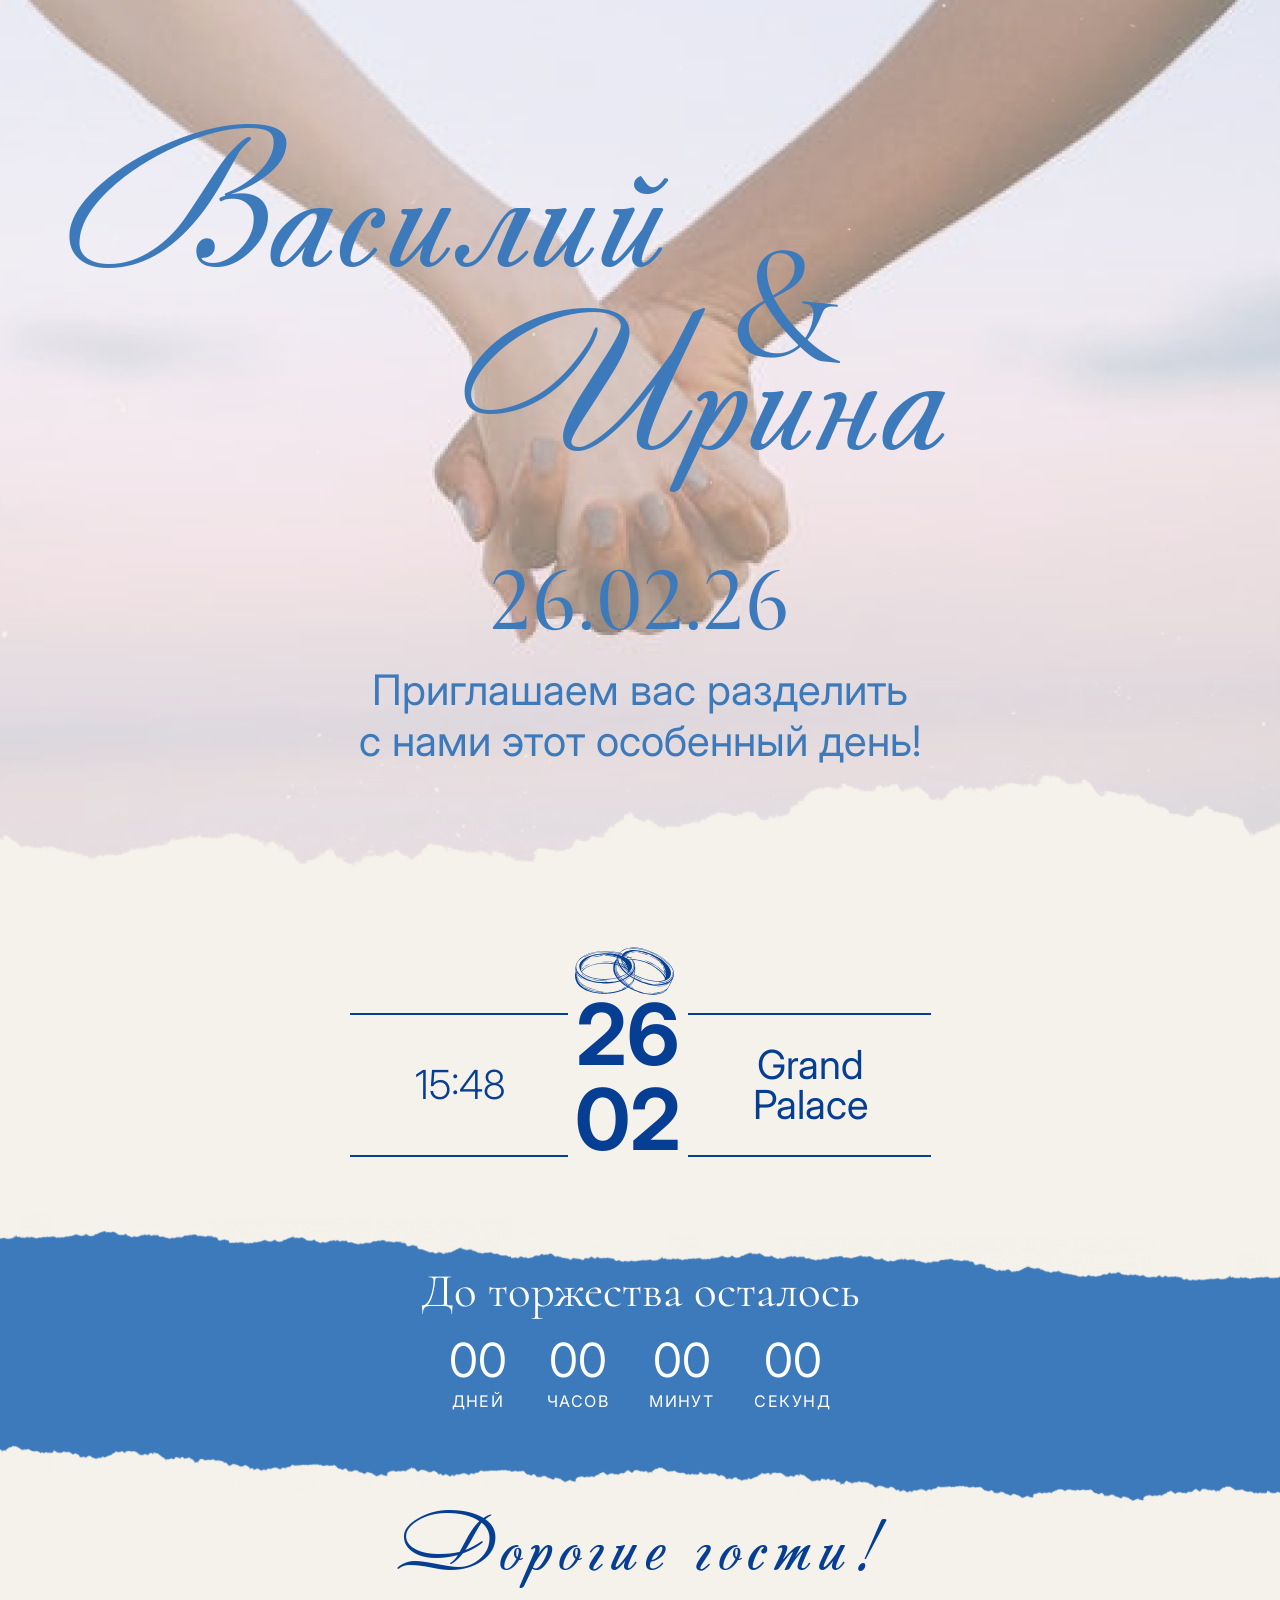
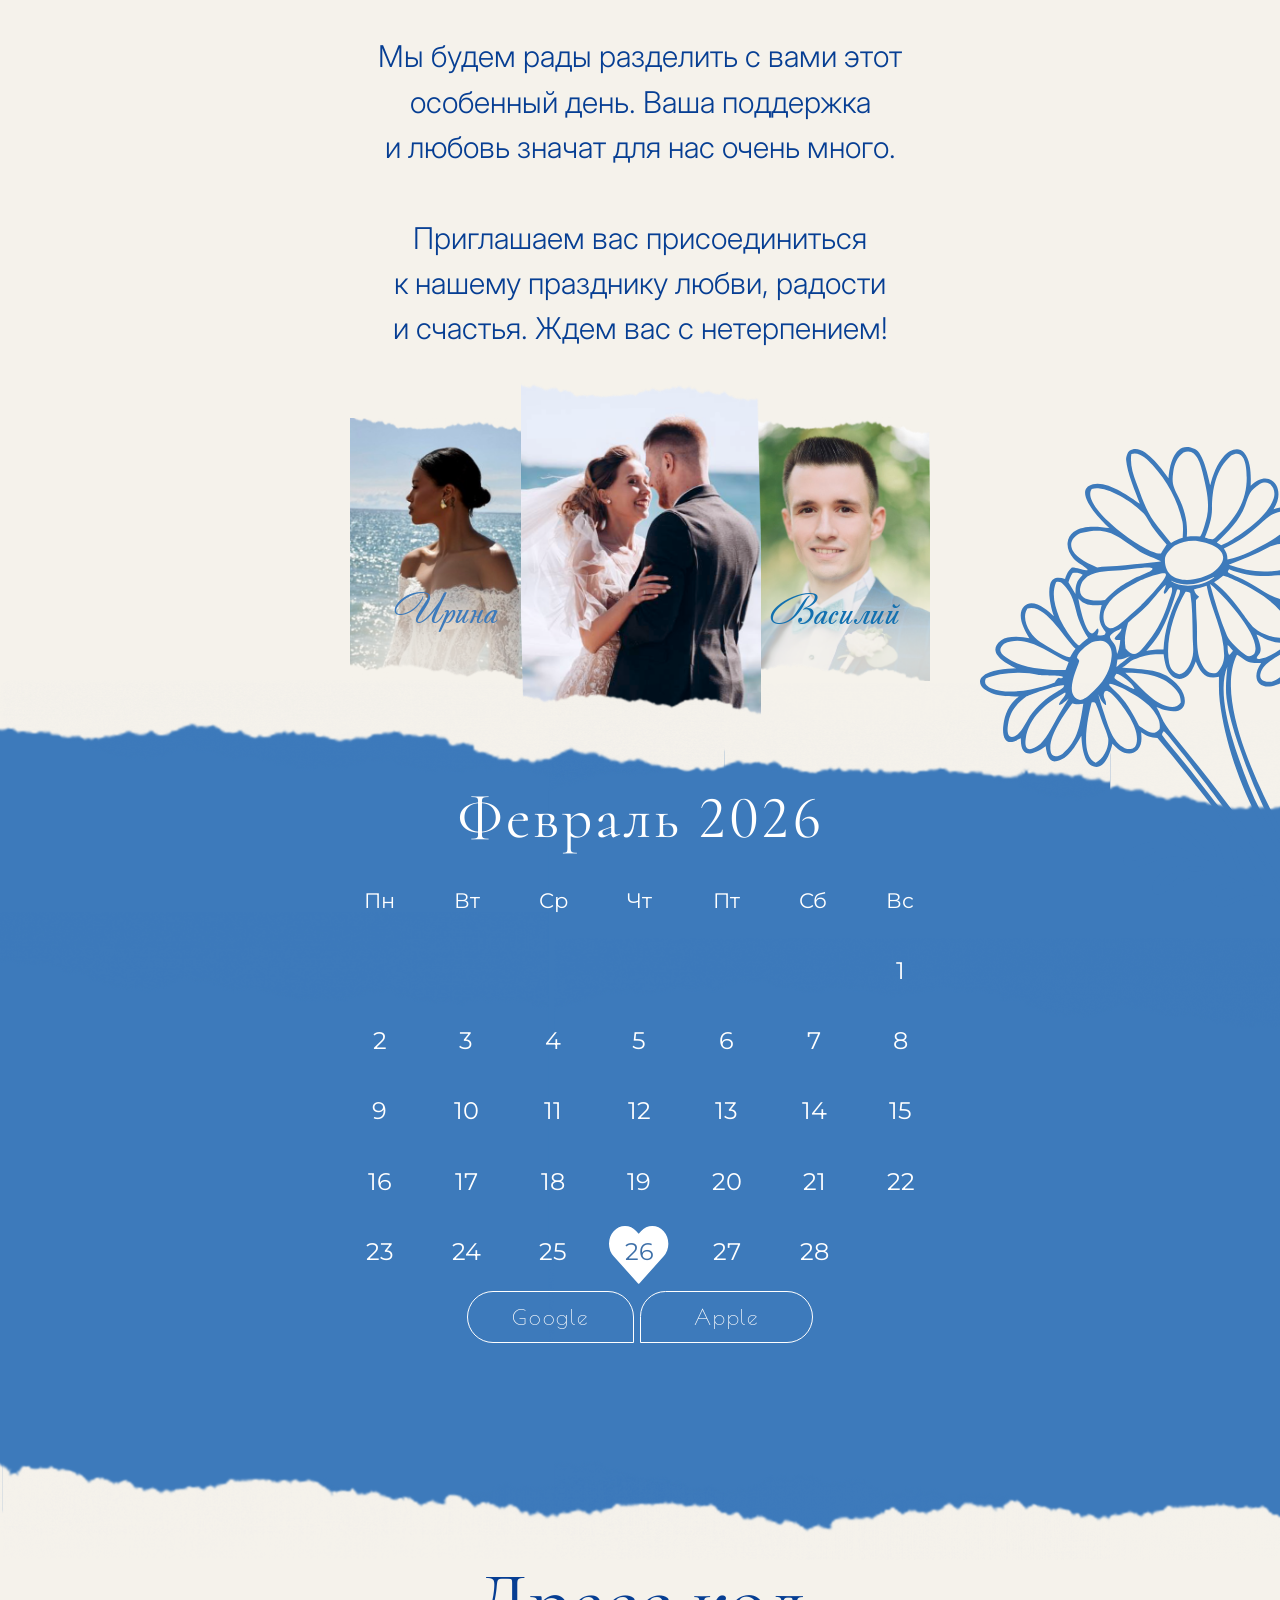
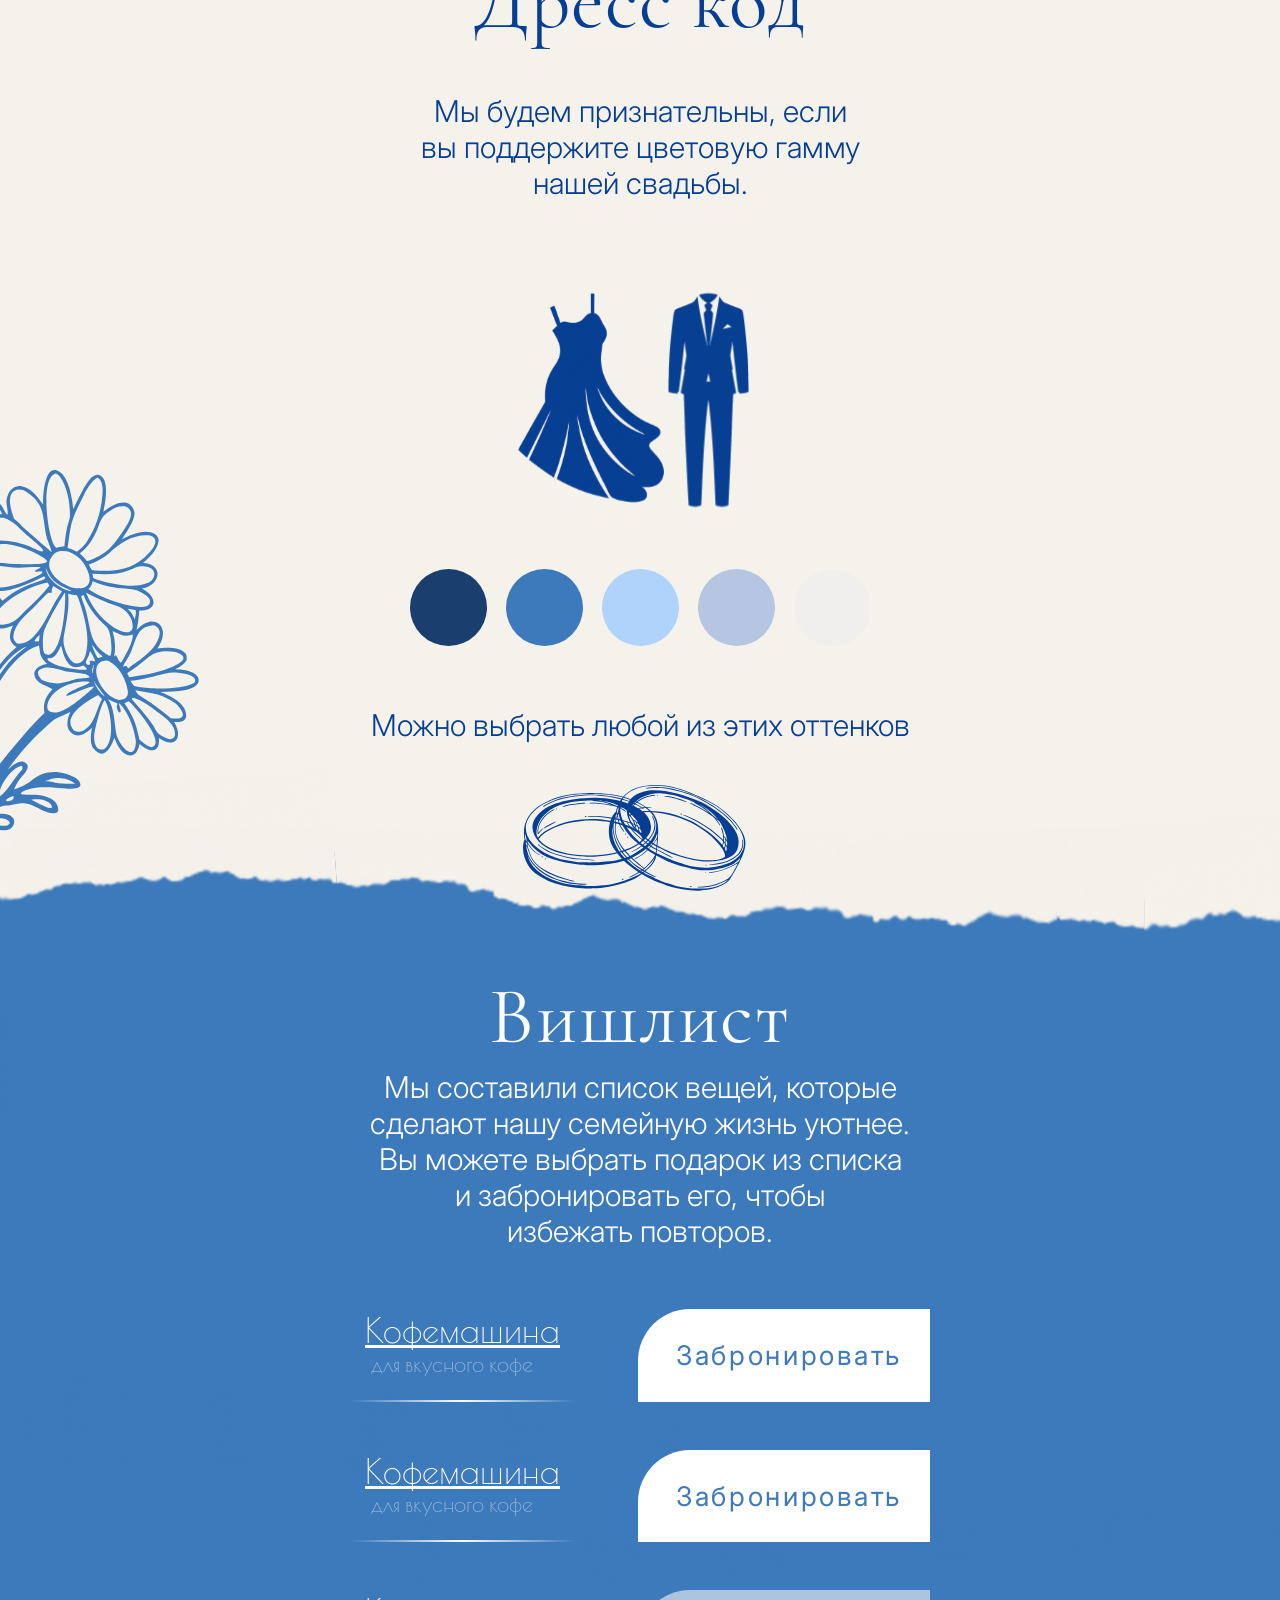
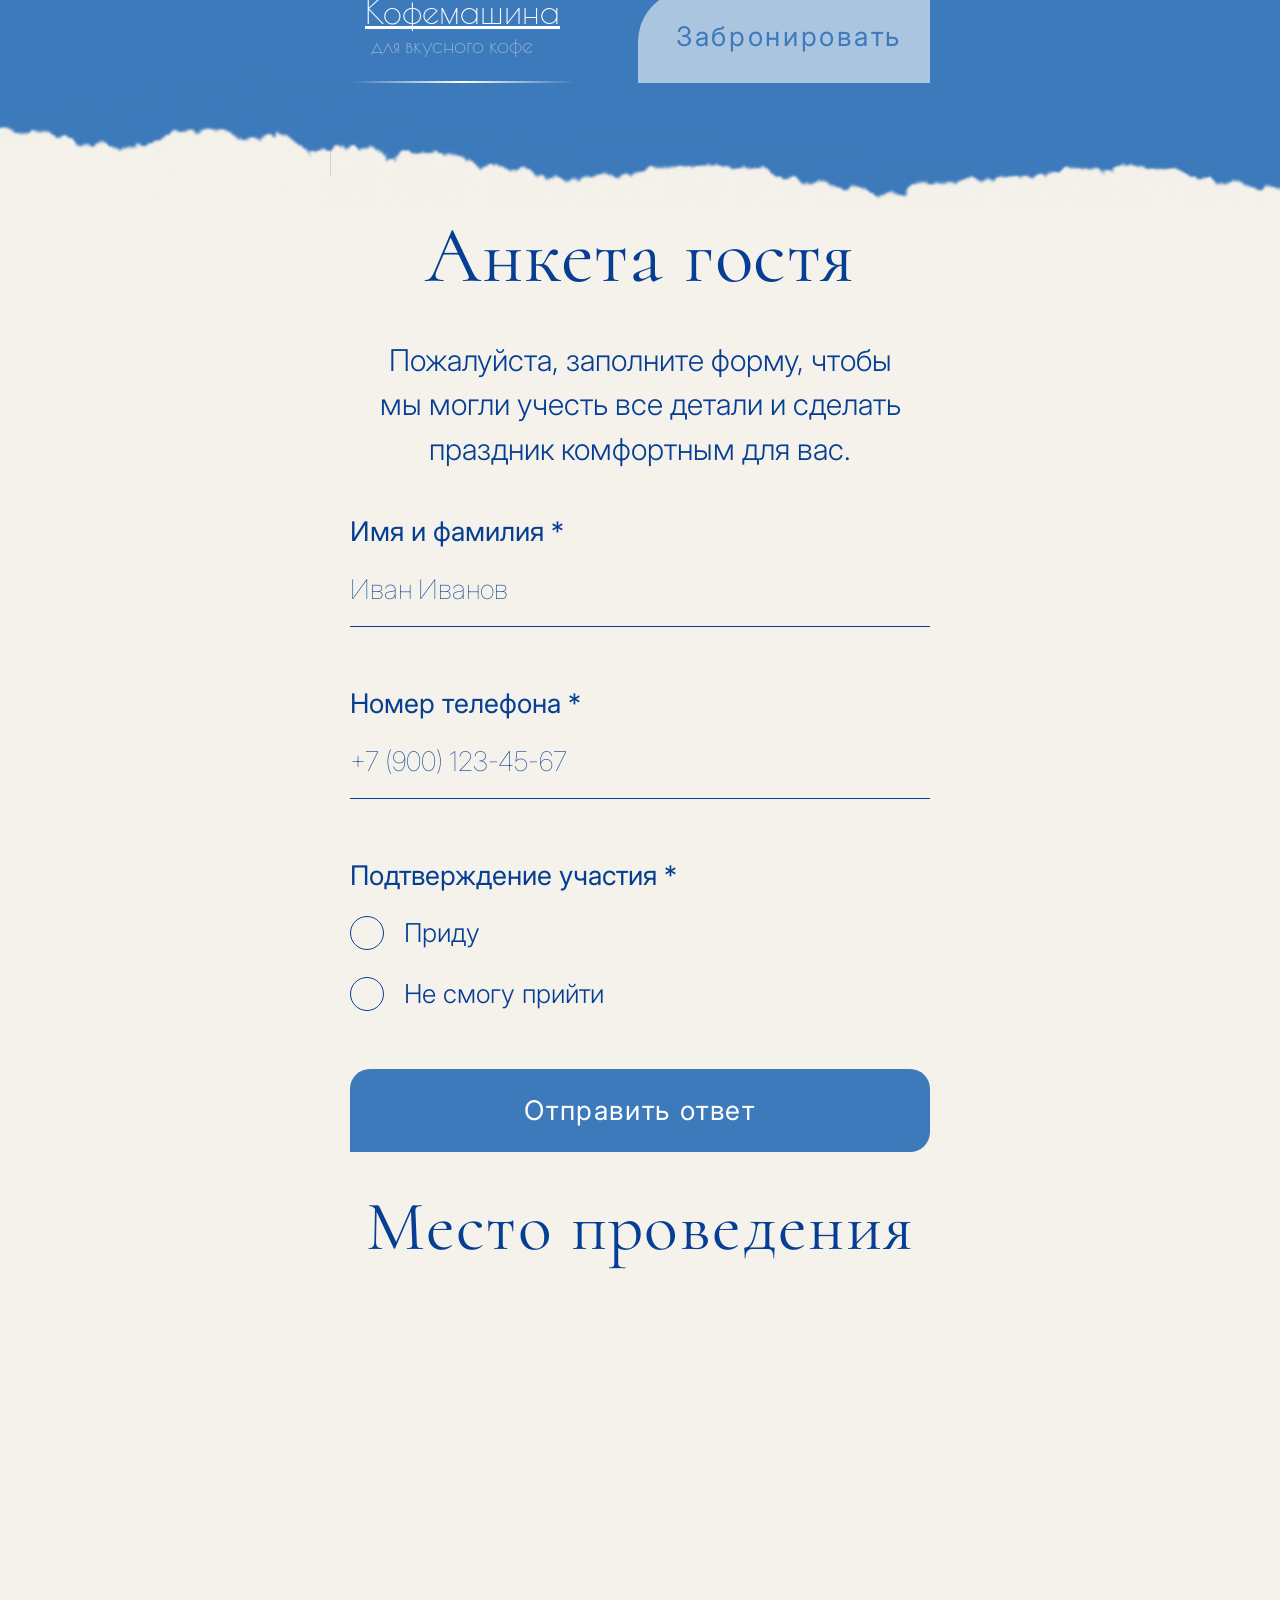
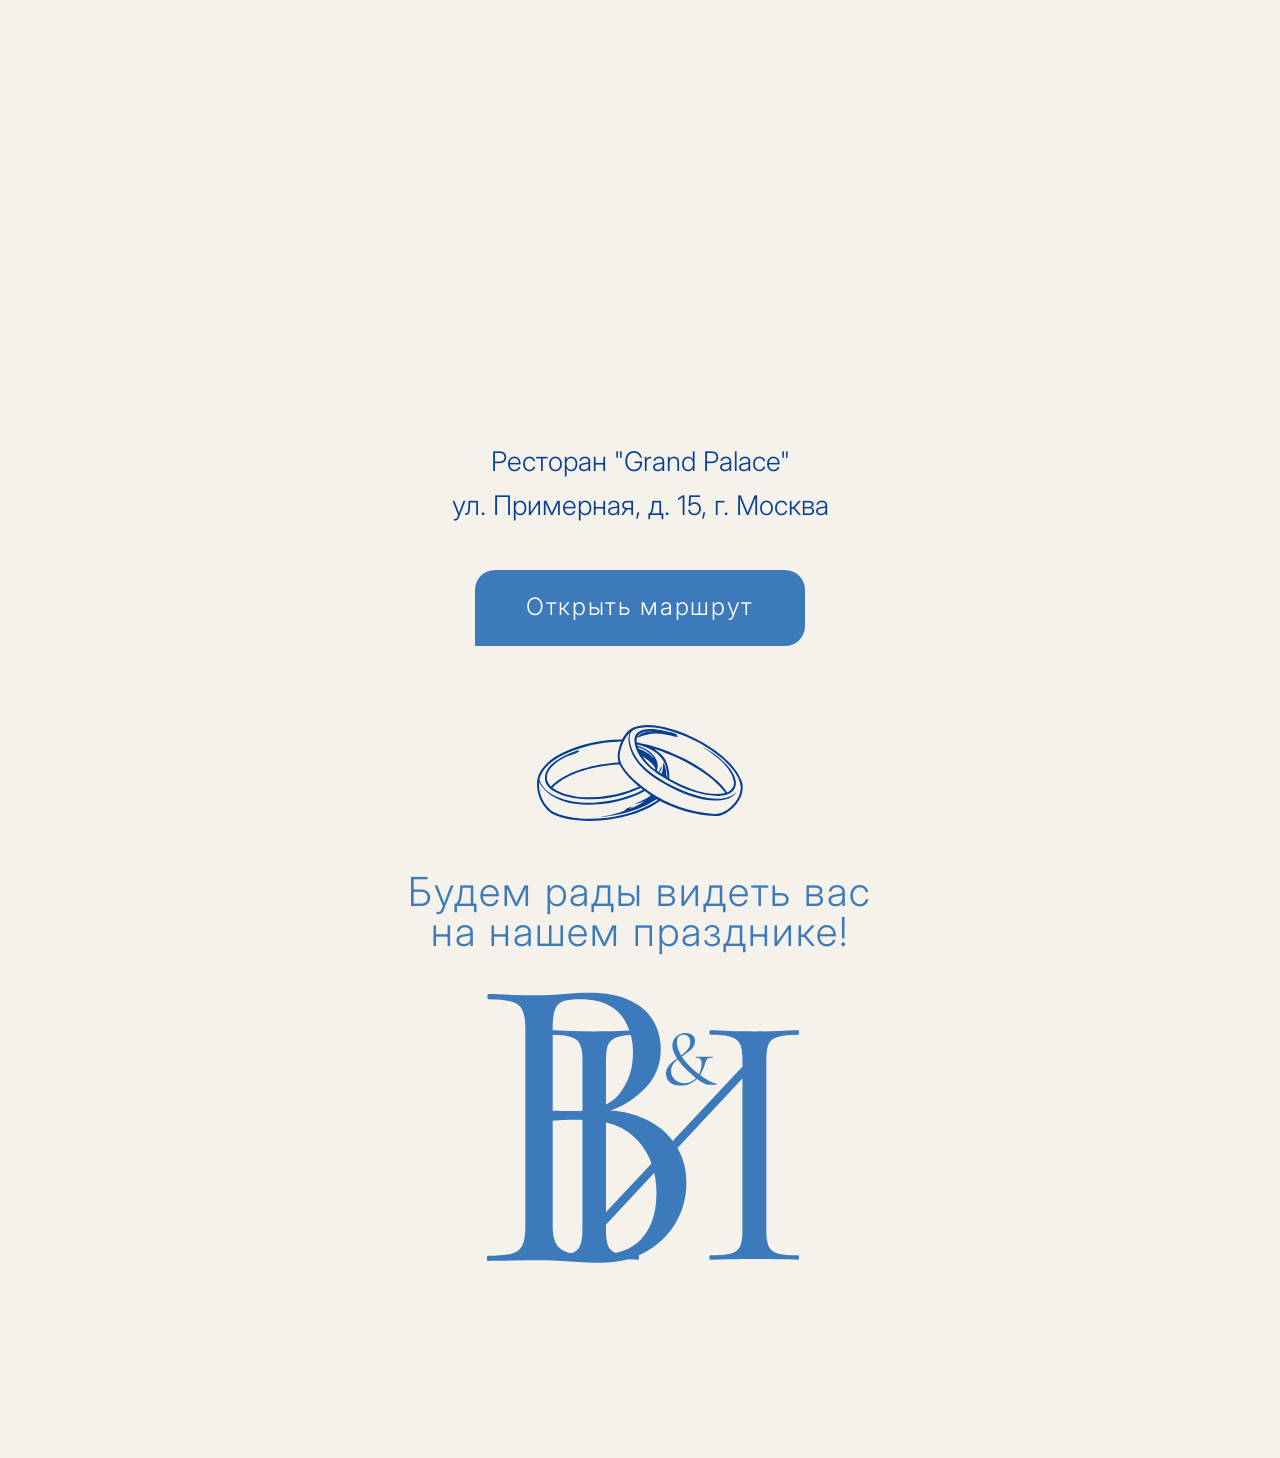
<file: Invite-Blue/index.html>
<!DOCTYPE html>
<html lang="en">
<head>
    <meta charset="UTF-8">
    <meta name="viewport" content="width=device-width, initial-scale=1.0">
    <title>Document</title>
    <link rel="preconnect" href="https://fonts.googleapis.com">
    <link rel="preconnect" href="https://fonts.gstatic.com" crossorigin>
    <link href="https://fonts.googleapis.com/css2?family=Cormorant+Infant:ital,wght@0,300..700;1,300..700&family=Inter:ital,opsz,wght@0,14..32,100..900;1,14..32,100..900&family=Montserrat:ital,wght@0,100..900;1,100..900&family=Poiret+One&family=Cormorant:ital,wght@0,300..700;1,300..700&display=swap" rel="stylesheet">    
    <link rel="stylesheet" href="./css/style.css">
</head>
<body>
    <main>
        <section class="hero">
            <div class="hero__container">
                    <div class="hero__text-top"><span class="name-top">Василий</span><span class="name-bottom">Ирина</span></div>
                <div class="hero__info">
                    <span class="hero__date">26.02.26</span>
                    <span class="hero__invite">Приглашаем вас разделить<br>с нами этот особенный день!</span>
                </div>
            </div>
        </section>
        <div class="time time-hero">
                <div class="container">
                    <div class="time__row">
                        <div class="time__item border">
                            <span class="time">15:48</span>
                        </div>
                        <div class="time__item middle">
                            <img src="./img/ring.svg" alt="">
                            <div class="time__item-date">
                                <span class="day">26</span>
                                <span class="month">02</span>
                            </div>
                        </div>
                        <div class="time__item border">
                            <span class="text">Grand<br>Palace</span>
                        </div>
                    </div>
                </div>
            </div>
        <section class="timer">
            <div class="timer__bg">
                <img src="./img/timer-bg.png" alt="">
            </div>
            <div class="container">
                <h2 class="timer__tittle">До торжества осталось</h2>
                <div class="timer__row">
                    <div class="timer__item">
                        <span class="timer__top">23</span>
                        <span class="timer_bot">Дней</span>
                    </div>
                    <div class="timer__item">
                        <span class="timer__top">06</span>
                        <span class="timer_bot">Часов</span>
                    </div>
                    <div class="timer__item">
                        <span class="timer__top">21</span>
                        <span class="timer_bot">Минут</span>
                    </div>
                    <div class="timer__item">
                        <span class="timer__top">21</span>
                        <span class="timer_bot">Секунд</span>
                    </div>
                </div>
            </div>
        </section>
        <section class="invite">
            <div class="container">
                <h2 class="invite__title">Дорогие гости!</h2>
                <p class="invite__desс">Мы будем рады разделить с вами этот
особенный день. Ваша поддержка и&nbsp;любовь значат для нас очень много.<br><br>Приглашаем вас присоединиться к&nbsp;нашему празднику любви, радости и&nbsp;счастья. Ждем вас с нетерпением!</p>
                <div class="invite__photos">
                    <div class="invite__item">
                        <img src="./img/photo-left.png" alt="" srcset="">
                        <span class="left-name">Ирина</span>
                    </div>
                    <div class="invite__item">
                        <img src="./img/photo-mid.png" alt="" srcset="">
                    </div>
                    <div class="invite__item">
                        <img src="./img/photo-right.png" alt="" srcset="">
                        <span class="right-name">Василий</span>
                    </div>
                </div>  
            </div>
            <div class="invite__flowers-right">
                <img src="./img/flowers-right.svg" alt="">
            </div>
        </section>
        <section class="calendar margin-top-40">
            <div class="calendar__bg">
                <img src="./img/candendar-bg.svg" alt="">
            </div>
            <div class="container">
                <div class="calendar__content">
                    <div class="calendar__app">
                        <h2 id="month"></h2>
                        <div class="weekdays">
                            <span>Пн</span>
                            <span>Вт</span>
                            <span>Ср</span>
                            <span>Чт</span>
                            <span>Пт</span>
                            <span>Сб</span>
                            <span>Вс</span>
                        </div>
                        <div id="days" class="days"></div>
                        <div class="calendar__buttons">
                            <a class="calendar__buttons-left" href="#">Google</a>
                            <a class="calendar__buttons-right" href="#">Apple</a>
                        </div>
                    </div>
                </div>
            </div>
        </section>
        <section class="dress margin-top-50">
            <div class="container">
                <div class="dress__content">
                    <div class="dress__programm">
                        <div class="dress__programm-inner">
                            <div class="dress__programm-img">
                                <img src="./img/programm-svg.svg" alt="">
                            </div>
                            <div class="dress_programm-rings">
                                <img src="./img/program-rings.svg" alt="">
                            </div>
                            <div class="dress__programm-time">
                                <div class="dress_programm-item">
                                    <span>15:00</span>
                                    <span>Сбор гостей</span>
                                </div>
                                <div class="dress_programm-item">
                                    <span>18:00</span>
                                    <span>Начало церемонии</span>
                                </div>
                                <div class="dress_programm-item">
                                    <span>23:00</span>
                                    <span>Завершение вечера</span>
                                </div>
                            </div>
                        </div>
                    </div>
                    <h2 class="dress__tittle">Дресс код</h2>
                    <p class="dress__desc">Мы будем признательны, если вы&nbsp;поддержите цветовую гамму нашей&nbsp;свадьбы.</p>
                    <img class="dress__cost" src="./img/outfit.svg" alt="">
                    <div class="dress__palitra">
                        <span class="dark-blue"></span>
                        <span class="blue"></span>
                        <span class="white-blue"></span>
                        <span class="gray"></span>
                        <span class="beige"></span>
                    </div>
                    <span class="dress__desc">Можно выбрать любой из этих оттенков</span>
                </div>
                <div class="dress__flowers-left">
                    <picture>
                        <source srcset="./img/flower-left400px.svg" media="(max-width: 576px)">
                        <img src="./img/flower-left.svg" alt="">
                    </picture>                
                </div>
            </div>
        </section>
        <section class="vishlist">
            <div class="wrapper">
                <img src="./img/vishlist-bg.svg" alt="">
            </div>
            <div class="container">
                <div class="vishlist__content">
                    <div class="dress__rings">
                        <img src="./img/ring-dress.svg" alt="">
                    </div>
                    <h2 class="vishlist__title">Вишлист</h2>
                    <p class="vishlist__subtitle">Мы составили список вещей, которые сделают нашу семейную жизнь уютнее.<br>Вы можете выбрать подарок из списка и&nbsp;забронировать его, чтобы<br>избежать повторов.</p>
                    <ul class="vishlist__list">
                        <li class="vishlist__list-item">
                            <div class="vishlist__item-info">
                                <a class="vishlist__link" href="https://www.ozon.ru/product/kofemashina-avtomaticheskaya-garlyn-gloria-g2-dlya-doma-zernovaya-s-kofemolkoy-i-kapuchinatorom-1690972561/?at=WPtNq0mRqcXjzEN9cO2WRl6sMMXMnMI7QB362HmyR97n">Кофемашина</a>
                                <span class="vishlist__item-text">для вкусного кофе</span>
                                <div class="line"></div>
                            </div>
                            <a class="vishlist__button btn-reset" href="#">Забронировать</a>
                        </li>
                        <li class="vishlist__list-item">
                            <div class="vishlist__item-info">
                                <a class="vishlist__link" href="https://www.ozon.ru/product/kofemashina-avtomaticheskaya-garlyn-gloria-g2-dlya-doma-zernovaya-s-kofemolkoy-i-kapuchinatorom-1690972561/?at=WPtNq0mRqcXjzEN9cO2WRl6sMMXMnMI7QB362HmyR97n">Кофемашина</a>
                                <span class="vishlist__item-text">для вкусного кофе</span>
                                <div class="line"></div>
                            </div>
                            <a class="vishlist__button btn-reset" href="#">Забронировать</a>
                        </li>
                        <li class="vishlist__list-item">
                            <div class="vishlist__item-info">
                                <a class="vishlist__link" href="https://www.ozon.ru/product/kofemashina-avtomaticheskaya-garlyn-gloria-g2-dlya-doma-zernovaya-s-kofemolkoy-i-kapuchinatorom-1690972561/?at=WPtNq0mRqcXjzEN9cO2WRl6sMMXMnMI7QB362HmyR97n">Кофемашина</a>
                                <span class="vishlist__item-text">для вкусного кофе</span>
                                <div class="line"></div>
                            </div>
                            <a class="vishlist__button btn-reset disabled" href="#">Забронировать</a>
                        </li>
                    </ul>
                </div>
            </div>
        </section>
        <footer class="footer">
            <div class="container">
                <div class="footer__content">
                    <div class="footer__content">
                        <h2 class="footer__title">Анкета гостя</h2>
                        <p class="footer__subtitle">
                            Пожалуйста, заполните форму, чтобы<br>
                            мы могли учесть все детали и сделать<br>
                            праздник комфортным для вас.
                        </p>
                        <form class="footer__form">
                            <div class="label-group">
                                <label>Имя и фамилия *</label>
                                <input type="text" placeholder="Иван Иванов">
                            </div>
                            <div class="label-group">
                                <label>Номер телефона *</label>
                                <input type="tel" placeholder="+7 (900) 123-45-67">
                            </div>
                            <label class="radio__title">Подтверждение участия *</label>
                            <div class="radio-group">
                                <label class="radio">
                                    <input type="radio" name="visit">
                                    <span></span>
                                    Приду
                                </label>
                                <label class="radio">
                                    <input type="radio" name="visit">
                                    <span></span>
                                    Не смогу прийти
                                </label>
                            </div>
                            <button class="btn-reset" type="submit">Отправить ответ</button>
                        </form>
                        <div class="footer__map">
                            <h2 class="footer__map-title">Место проведения </h2>
                            <div class="map">
                                <iframe src="https://yandex.ru/map-widget/v1/?um=constructor%3A929c11ffd091f3e4e7ed705cb6ac9123372129a48af2e45bdc4d03ed507cc6cc&amp;source=constructor" height="666" frameborder="0"></iframe>
                            </div>
                            <p class="footer__map-text">Ресторан "Grand Palace"<br>ул. Примерная, д. 15, г. Москва</p>
                            <a class="footer__map-link" href="">Открыть маршрут</a>
                            <div class="footer__rings">
                                <img src="./img/footer-ring.svg" alt="">
                            </div>
                            <p class="footer__map-subtitle">Будем рады видеть вас на&nbsp;нашем празднике!</p>
                        </div>
                        </div>
                        <div class="footer__logo">
                            <img src="./img/logo.svg" alt="">
                        </div>
                </div>
            </div>
        </footer>
    </main>
</body>

<script>
    document.addEventListener('DOMContentLoaded', function() {
        const monthElement = document.getElementById("month");
        const daysElement = document.getElementById("days");
        const year = 2026;
        const month = 1; // февраль (0 = январь)
        const weddingDay = 26;
        const months = [
        "Январь","Февраль","Март","Апрель","Май","Июнь",
        "Июль","Август","Сентябрь","Октябрь","Ноябрь","Декабрь"
        ];
        monthElement.textContent = `${months[month]} ${year}`;
        const firstDay = new Date(year, month, 1).getDay();
        const daysInMonth = new Date(year, month + 1, 0).getDate();
        let start = firstDay === 0 ? 6 : firstDay - 1;
        for(let i = 0; i < start; i++){
            daysElement.innerHTML += `<div></div>`;
        }
        for(let i = 1; i <= daysInMonth; i++){
            if(i === weddingDay){
                daysElement.innerHTML += `<div class="active">${i}</div>`;
            }else{
                daysElement.innerHTML += `<div>${i}</div>`;
            }
        }
    });
</script>
    <script>
        const weddingDate = new Date(2026, 6, 15, 12, 0, 0); // поменяй дату

        const timerItems = document.querySelectorAll('.timer__item');

        function updateTimer() {
            const now = new Date();
            const diff = weddingDate - now;

            if (diff <= 0) {
                timerItems.forEach(item => {
                    item.querySelector('.timer__top').textContent = '00';
                });
                return;
            }

            const days = Math.floor(diff / (1000 * 60 * 60 * 24));
            const hours = Math.floor((diff / (1000 * 60 * 60)) % 24);
            const minutes = Math.floor((diff / (1000 * 60)) % 60);
            const seconds = Math.floor((diff / 1000) % 60);

            const values = [days, hours, minutes, seconds];

            timerItems.forEach((item, index) => {
                const value = String(values[index]).padStart(2, '0');
                item.querySelector('.timer__top').textContent = value;
            });
        }

        updateTimer();
        setInterval(updateTimer, 1000);
    </script>
</html>
</file>
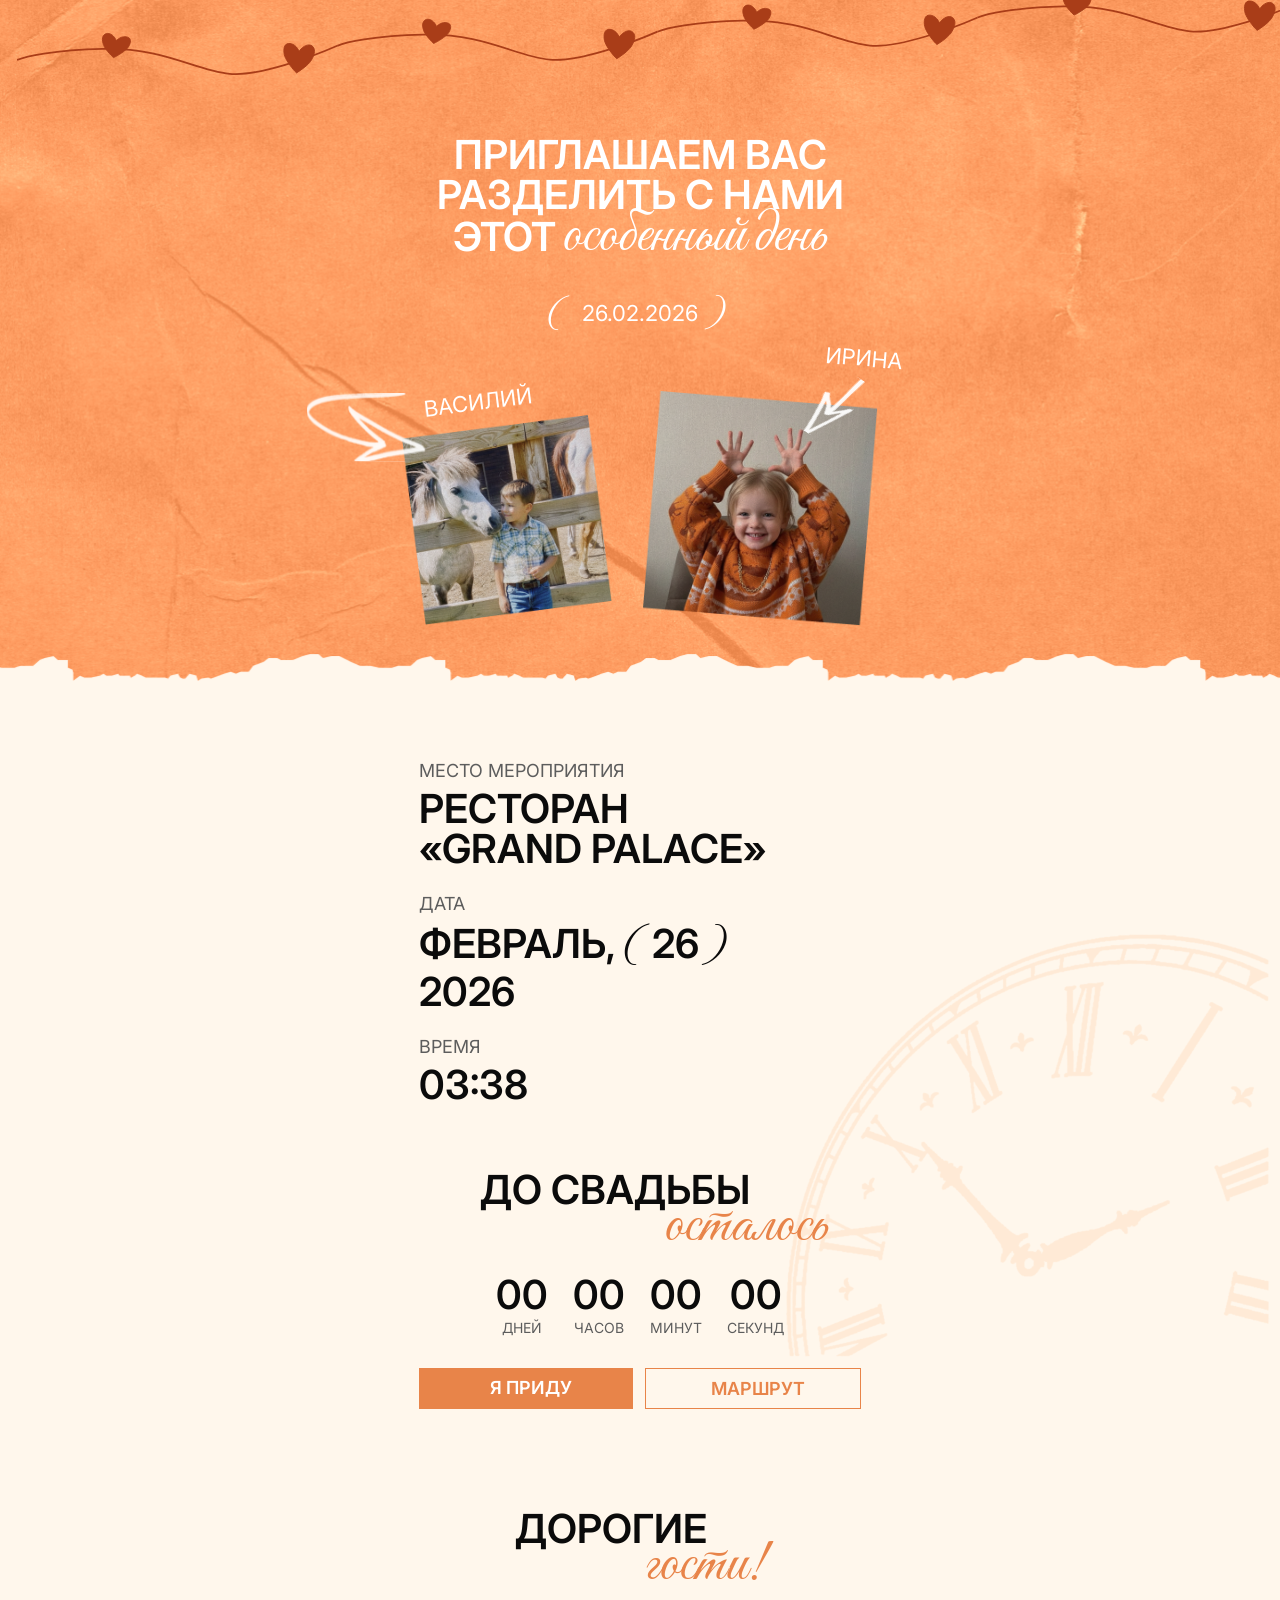
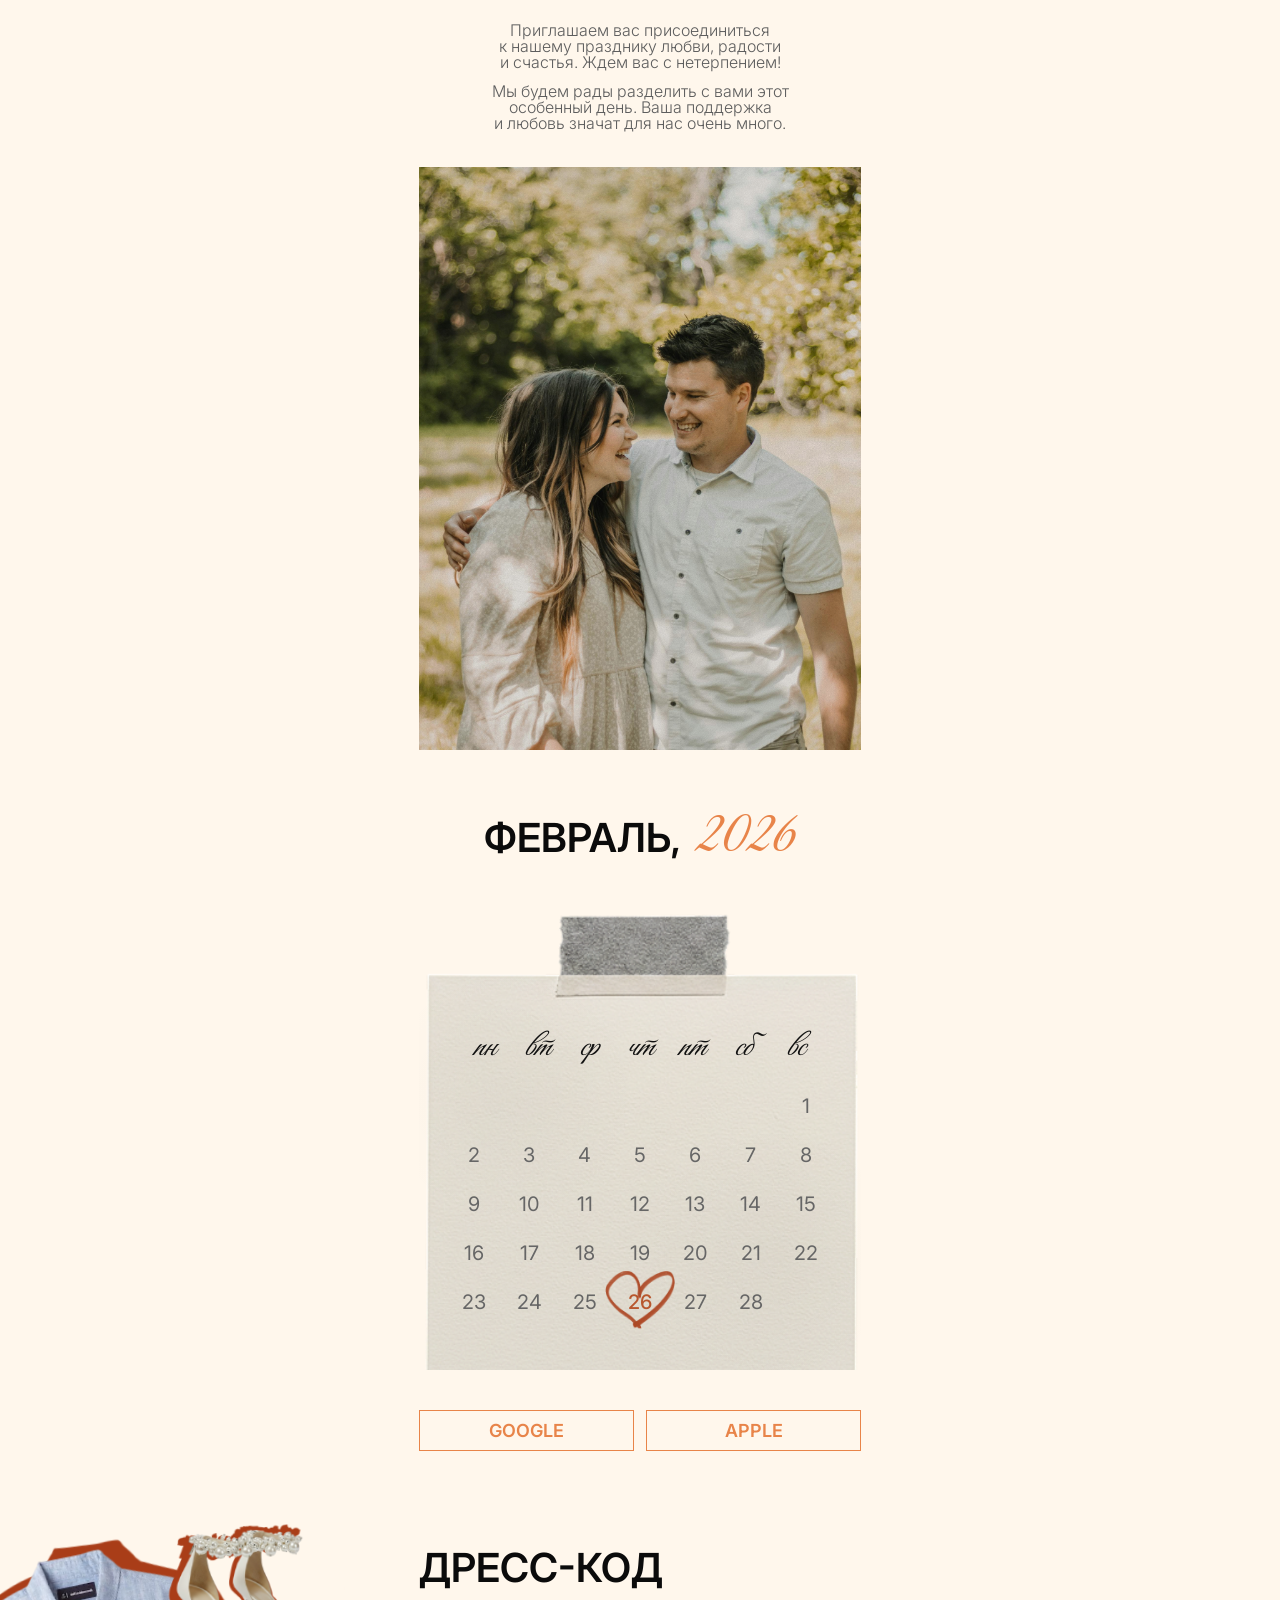
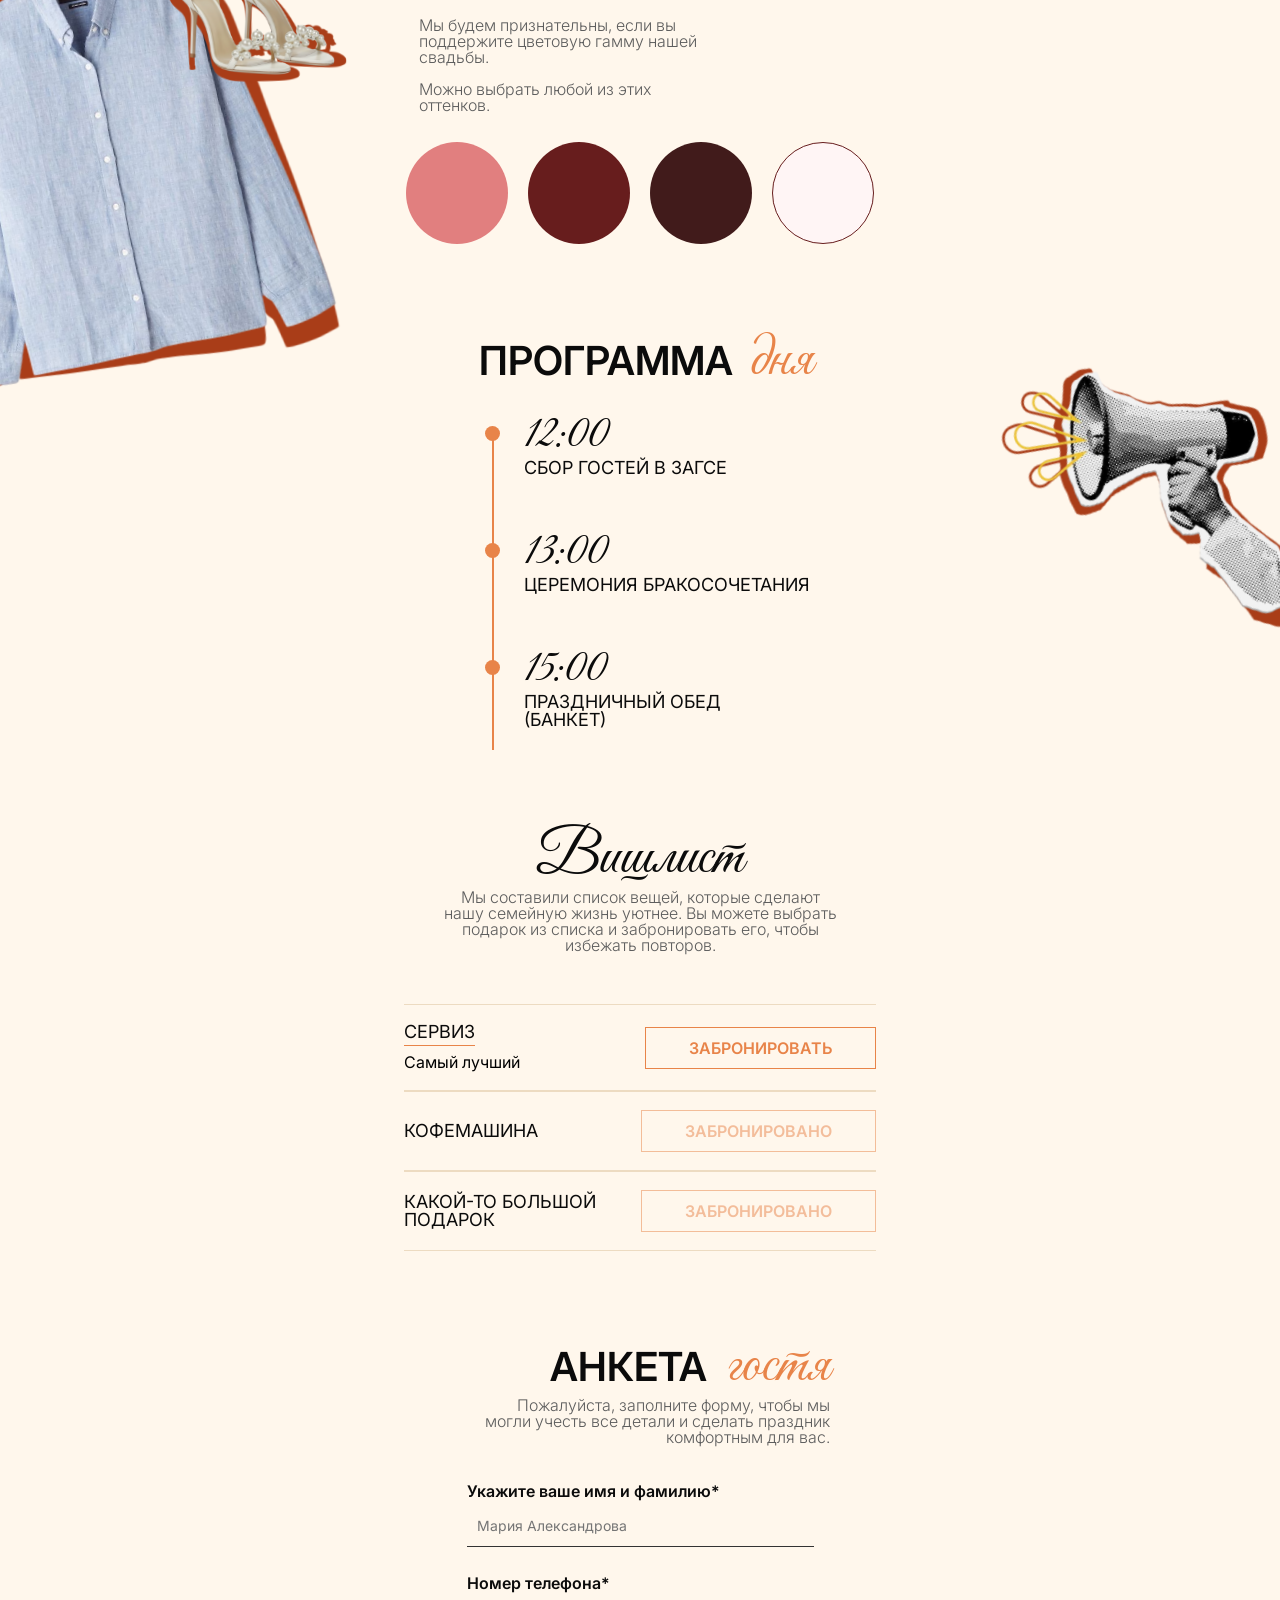
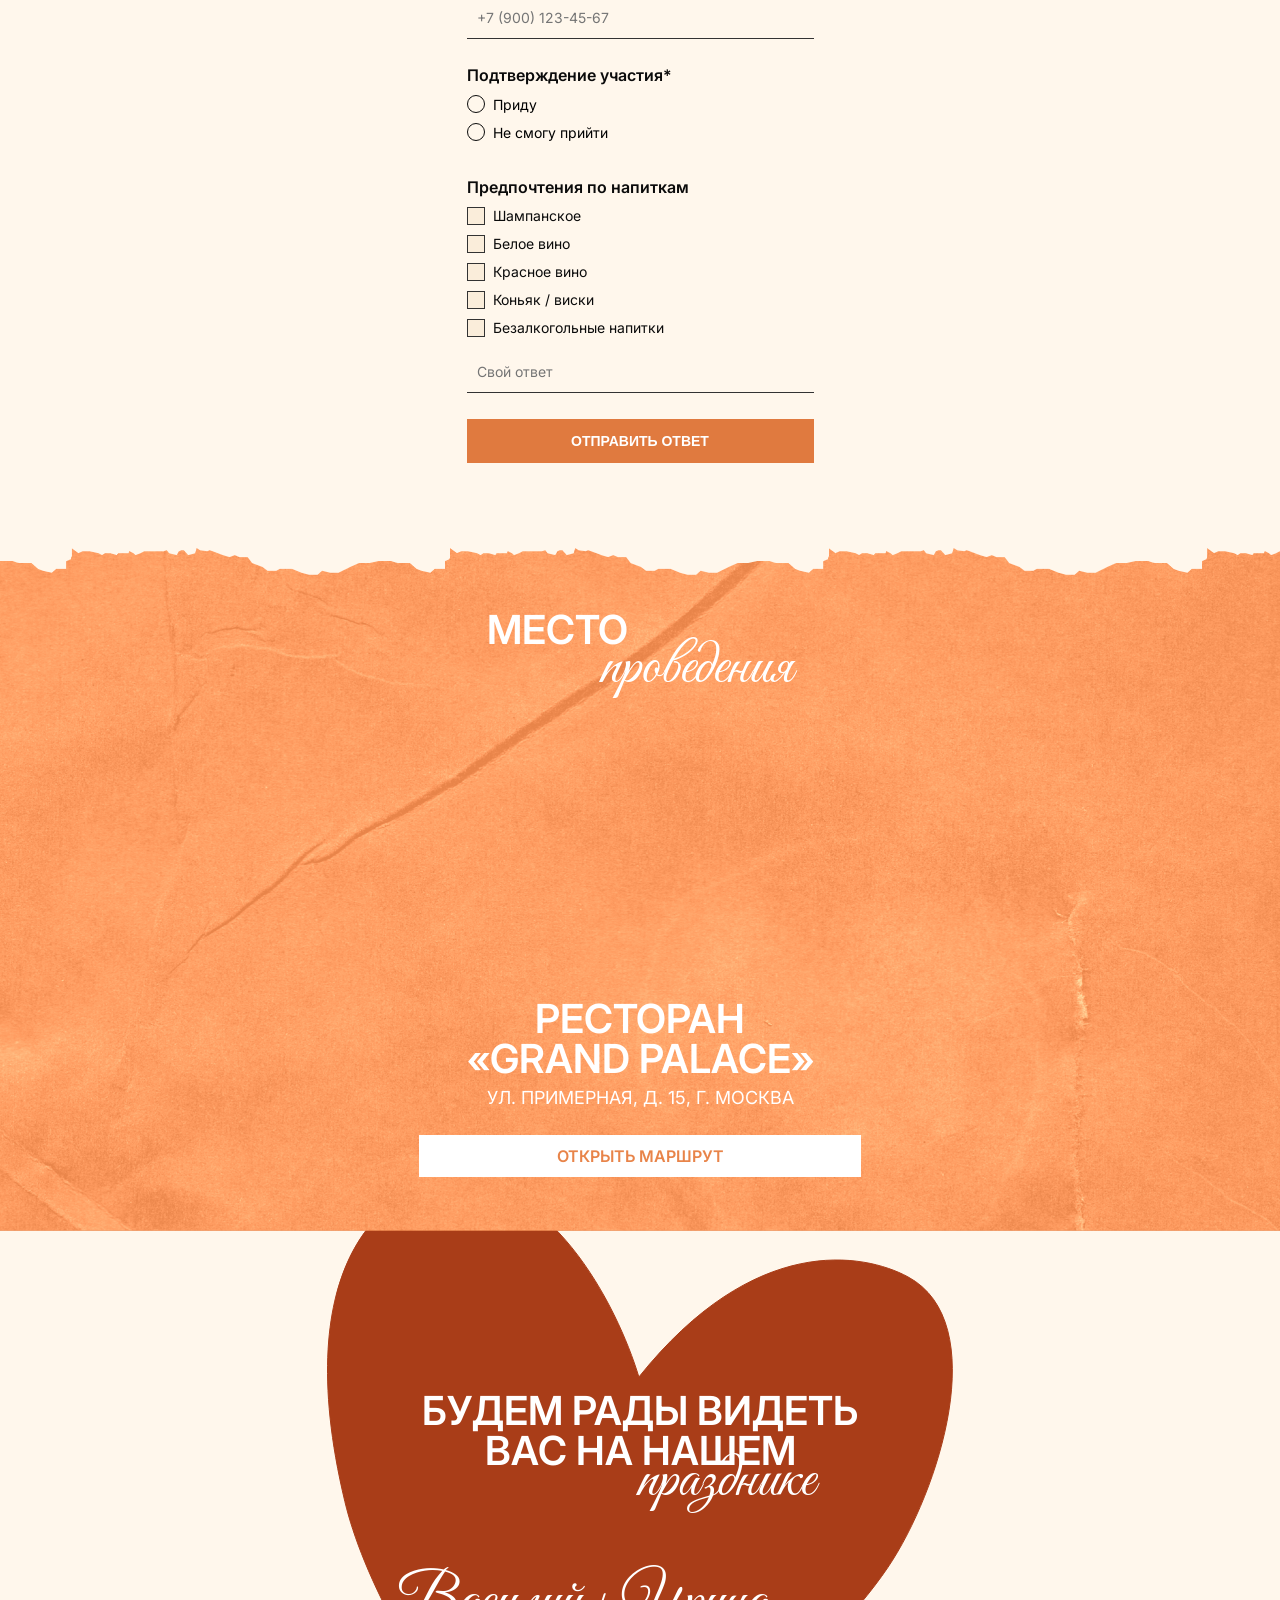
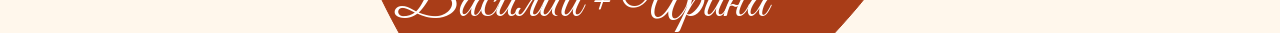
<file: Invite-Orange/index.html>
<!DOCTYPE html>
    <html lang="en">
    <head>
        <meta charset="UTF-8">
        <meta name="viewport" content="width=device-width, initial-scale=1.0">
        <title>Document</title>
        <link rel="stylesheet" href="./css/style.css">
        <link rel="preconnect" href="https://fonts.googleapis.com">
        <link rel="preconnect" href="https://fonts.gstatic.com" crossorigin>
        <link href="https://fonts.googleapis.com/css2?family=Great+Vibes&family=Inter:ital,opsz,wght@0,14..32,100..900;1,14..32,100..900&display=swap" rel="stylesheet">
    </head>
    <body>
        <main class="main">
            <section class="hero">
                <div class="hero__bg">
                    <img src="./img/hero-bg.png" alt="">
                    <img class="hero__bg-top" src="./img/hero-bg-top.svg" alt="">
                </div>
                <div class="container">
                    <div class="hero__head">
                        <h1 class="hero__title">Приглашаем вас разделить с нами<span class="visible-mobile">этот</span></h1>
                        <div class="hero__subhead"><div class="hidden-mobile">этот</div><span>особенный день</span>
                        </div>
                    </div>
                    <span class="hero__subtitle">
                        <span class="hero__subtitle-item">(</span>
                        26.02.2026
                        <span class="hero__subtitle-item">)</span>
                    </span>
                </div>
                <div class="hero__photos">
                        <div class="hero__photos-left">
                            <span>Василий</span>
                            <img src="./img/photo-left.png" alt="Василий">
                        </div>
                        <div class="hero__photos-right">
                            <span>Ирина</span>
                            <img src="./img/photo-right.png" alt="Ирина">
                        </div>
                    </div>
            </section>
            <section class="wedding">
                
                <div class="container">
                    <div class="wedding__content">
                        <div class="wedding__clock">
                            <img src="./img/wedding-bg.png" alt="">
                        </div>
                        <div class="wedding__place">
                            <div class="wedding__content-item">
                                <span class="wedding__subtitle">МЕСТО МЕРОПРИЯТИЯ</span>
                                <h2 class="wedding__title">Ресторан<br>«Grand Palace»</h2>
                            </div>
                            <div class="wedding__content-item">
                                <span class="wedding__subtitle">ДАТА</span>
                                <h2 class="wedding__title">ФЕВРАЛЬ,<span class="bracket">(</span>26<span class="bracket">)</span><br>2026</h2>
                            </div>
                            <div class="wedding__content-item">
                                <span class="wedding__subtitle">ВРЕМЯ</span>
                                <h2 class="wedding__title">03:38</h2>
                            </div>
                        </div>
                        <div class="wedding__timer">
                            <div class="wedding__content-timer">
                                <h2 class="wedding__title">ДО СВАДЬБЫ</h2>
                                <span class="wedding__timer-subtitle">осталось</span>
                            </div>
                            <div class="wedding__timer-row">
                                <div class="wedding__timer-item">
                                    <span class="wedding__timer-top" id="days">22</span>
                                    <span class="wedding__timer-bot">Дней</span>
                                </div>
                                <div class="wedding__timer-item">
                                    <span class="wedding__timer-top" id="hours">01</span>
                                    <span class="wedding__timer-bot">Часов</span>
                                </div>
                                <div class="wedding__timer-item">
                                    <span class="wedding__timer-top" id="minutes">37</span>
                                    <span class="wedding__timer-bot">Минут</span>
                                </div>
                                <div class="wedding__timer-item">
                                    <span class="wedding__timer-top" id="seconds">42</span>
                                    <span class="wedding__timer-bot">Секунд</span>
                                </div>
                            </div>
                        </div>
                        <div class="wedding__buttons">
                            <button class="wedding__buttons-left btn-reset">Я ПРИДУ</button>
                            <button class="wedding__buttons-right btn-reset">МАРШРУТ</button>
                        </div>
                    </div>
                </div>
            </section>
            <section class="invite">
                <div class="container">
                    <div class="invite__top">
                        <h2 class="invite__title">ДОРОГИЕ</h2>
                        <span class="invite__title-subtitle">гости!</span>
                    </div>
                    <div class="invite__bot">
                        <p class="invite__bot-text">Приглашаем вас присоединиться к&nbsp;нашему празднику любви, радости и&nbsp;счастья. Ждем вас с нетерпением!</p>
                        <p class="invite__bot-text">Мы будем рады разделить с вами этот особенный день. Ваша поддержка и&nbsp;любовь значат для нас очень много.</p>
                    </div>
                </div>
                <div class="invite__img">
                    <div class="container">
                        <img src="./img/invite-img.png" alt="">
                    </div>            
                </div>        
            </section>
            <section class="calendar">
                <div class="container">
                    <div class="calendar__content">
                        <div class="calendar__title">
                            <h2 class="calendar__title-subhead">ФЕВРАЛЬ,<span class="calendar__title-info">2026</span></h2>
                        </div>
                        <div class="calendar__item">
                            <div class="wedding-calendar" id="weddingCalendar">
    <div class="wedding-calendar__paper">
        <div class="wedding-calendar__weekdays" id="calendarWeekdays"></div>
        <div class="wedding-calendar__grid" id="calendarGrid"></div>

        <div class="wedding-calendar__heart" id="calendarHeart">
            <img src="./img/calendar-heart.png" alt="">
        </div>
    </div>
</div>
                        </div>
                        <div class="calendar__buttons">
                            <a class="calendar__buttons-left btn-reset" href="">GOOGLE</a>
                            <a class="calendar__buttons-right btn-reset" href="">APPLE</a>
                        </div>
                    </div>
                </div>
            </section>
            <section class="dress">
                <picture class="dress__clothe">
                    <source srcset="./img/clothe-400px.svg" media="(max-width: 1024px)">
                        <img src="./img/clothe.svg" alt="">
                </picture>
                <div class="dress__content">
                    <div class="container">
                        <h2 class="dress__title">ДРЕСС-КОД</h2>
                        <div class="dress__subtitle">
                            <p class="dress__subtitle-top">Мы будем признательны, если вы поддержите цветовую гамму нашей свадьбы.</p>
                            <P class="dress__subtitle-bot">Можно выбрать любой из этих оттенков.</P>
                        </div>
                        <div class="dress__palitra">
                            <span class="pink"></span>
                            <span class="dark-red"></span>
                            <span class="brown"></span>
                            <span class="lavender"></span>
                        </div>
                    </div>
                </div>
            </section>
            <section class="programm">
                <div class="programm__bg">
                    <img src="./img/programm-bg-right.svg" alt="">
                </div>
                <div class="container">
                    <div class="programm__content">
                        <div class="programm__title">
                            <h2 class="programm__subhead">программа</h2><span class="programm__subhead-info">дня</span>
                        </div>
                        <div class="programm__graph">
                        <div class="program__graph-item">
                            <span class="programm__graph-top">12:00</span>
                            <span class="programm__graph-bot">сбор гостей в загсе</span>
                        </div>
                        <div class="program__graph-item">
                            <span class="programm__graph-top">13:00</span>
                            <span class="programm__graph-bot">Церемония бракосочетания</span>
                        </div>
                        <div class="program__graph-item">
                            <span class="programm__graph-top">15:00</span>
                            <span class="programm__graph-bot">Праздничный обед<br>(банкет)</span>
                        </div>
                    </div>
                    </div>
                </div>
            </section>
            <section class="vishlist">
                <div class="container">
                    <h2 class="vishlist__title">Вишлист</h2>
                    <p class="vishlist__desc">Мы составили список вещей, которые сделают нашу&nbsp;семейную жизнь уютнее. Вы можете выбрать подарок из списка и забронировать его, чтобы избежать&nbsp;повторов.</p>
                </div>
                <ul class="vishlist__list">
                        <li class="vishlist__list-item">
                            <div class="vishlist__item-info">
                                <a class="vishlist__link border" href="#">СЕРВИЗ</a>
                                <span class="vishlist__item-text">Самый лучший</span>
                            </div>
                            <a class="vishlist__button vishlist__button-orange btn-reset" href="#">Забронировать</a>
                        </li>
                        <li class="vishlist__list-item">
                            <div class="vishlist__item-info">
                                <a class="vishlist__link" href="#">Кофемашина</a>
                            </div>
                            <a class="vishlist__button btn-reset" href="#" disabled>Забронировано</a>
                        </li>
                        <li class="vishlist__list-item">
                            <div class="vishlist__item-info">
                                <a class="vishlist__link" href="">какой-то большой<br>подарок</a>
                            </div>
                            <a class="vishlist__button btn-reset" href="#" disabled>Забронировано</a>
                        </li>
                    </ul>
            </section>
            <section class="form">
                <div class="container">
                    <div class="form">
                        <div class="form__header">
                            <h2 class="form__title">АНКЕТА<span class="form__title-info">гостя</span></h2>
                        </div>
                            <p class="form__desc">Пожалуйста, заполните форму, чтобы мы могли&nbsp;учесть все детали и сделать праздник комфортным для вас.</p>
                        <div class="form__container">
                            <label class="form__field">
                                <span class="form__label">Укажите ваше имя и фамилию*</span>
                                <input class="form__input" type="text" placeholder="Мария Александрова">
                            </label>
                            <label class="form__field">
                                <span class="form__label">Номер телефона*</span>
                                <input class="form__input" type="tel" placeholder="+7 (900) 123-45-67">
                            </label>
                            <div class="form__field">
                                <span class="form__label">Подтверждение участия*</span>
                                <label class="form__radio">
                                    <div class="form__radio-check">
                                        <input type="radio" name="attendance" class="form__radio-input">
                                        <span class="check"></span>
                                    </div>
                                    <span class="form__radio-text">Приду</span>
                                </label>
                                <label class="form__radio">
                                    <div class="form__radio-check">
                                        <input type="radio" name="attendance" class="form__radio-input">
                                        <span class="check"></span>
                                    </div>                                    <span class="form__radio-text">Не смогу прийти</span>
                                </label>
                            </div>
                            <div class="form__field">
                                <span class="form__label">Предпочтения по напиткам</span>
                                <label class="form__checkbox">
                                    <input type="checkbox" class="form__checkbox-input">
                                    <span class="form__checkbox-text">Шампанское</span>
                                </label>
                                <label class="form__checkbox">
                                    <input type="checkbox" class="form__checkbox-input">
                                    <span class="form__checkbox-text">Белое вино</span>
                                </label>
                                <label class="form__checkbox">
                                    <input type="checkbox" class="form__checkbox-input">
                                    <span class="form__checkbox-text">Красное вино</span>
                                </label>
                                <label class="form__checkbox">
                                    <input type="checkbox" class="form__checkbox-input">
                                    <span class="form__checkbox-text">Коньяк / виски</span>
                                </label>
                                <label class="form__checkbox">
                                    <input type="checkbox" class="form__checkbox-input">
                                    <span class="form__checkbox-text">Безалкогольные напитки</span>
                                </label>
                                <input class="form__input form__input--text" type="text" placeholder="Свой ответ">
                            </div>
                            <button class="form__button">ОТПРАВИТЬ ОТВЕТ</button>
                    </div>
                    <div class="form__img-bot">
                        <img src="./img/form-bot.png" alt="">
                    </div>
                    </div>
                </div>
            </section>
            <section class="location">
                <div class="location__bg">
                    <img src="./img/location-bg.png" alt="">
                </div>
                <div class="container">
                    <div class="location__content">
                        <div class="location___head">
                            <h2 class="location__title">МЕСТО</h2>
                            <span class="location__title-subtitle">проведения</span>
                        </div>
                        <div class="map">
                            <iframe src="https://yandex.ru/map-widget/v1/?um=constructor%3A929c11ffd091f3e4e7ed705cb6ac9123372129a48af2e45bdc4d03ed507cc6cc&amp;source=constructor" height="267" width="100%" frameborder="0"></iframe>
                        </div>
                    </div>
                    <div class="location__place">
                        <span class="location__place-top">место мероприятия</span>
                        <span class="location__place-text">Ресторан<br>«Grand Palace»</span>
                    </div>
                    <div class="location__info">
                        <span class="location__place-desc">ул. Примерная, д. 15, г. Москва</span>
                    </div>
                    <a class="location__button btn-reset" href="#">открыть маршрут</a>
                </div>
            </section>
            <footer class="footer">
                <div class="footer__head">
                    <div class="footer__bg">
                        <img src="./img/footer-bg.svg" alt="">
                    </div>
                    <div class="footer__text">
                        <h2 class="footer__head-title">будем рады видеть<br>вас на нашем</h2>
                        <span class="footer__head-desc">празднике</span>
                    </div>
                    <div class="footer__names">
                        <span>Василий + Ирина</span>
                    </div>
                </div>
            </footer>
        </main>
    </body>
    
    <script>
        // Укажи дату свадьбы (ГОД, МЕСЯЦ-1, ДЕНЬ, ЧАСЫ, МИНУТЫ)
const weddingDate = new Date(2026, 6, 15, 12, 0, 0); // пример: 15 июля 2026

function updateTimer() {
    const now = new Date();
    const diff = weddingDate - now;

    if (diff <= 0) {
        document.getElementById('days').textContent = '00';
        document.getElementById('hours').textContent = '00';
        document.getElementById('minutes').textContent = '00';
        document.getElementById('seconds').textContent = '00';
        return;
    }

    const days = Math.floor(diff / (1000 * 60 * 60 * 24));
    const hours = Math.floor((diff / (1000 * 60 * 60)) % 24);
    const minutes = Math.floor((diff / (1000 * 60)) % 60);
    const seconds = Math.floor((diff / 1000) % 60);

    document.getElementById('days').textContent = String(days).padStart(2, '0');
    document.getElementById('hours').textContent = String(hours).padStart(2, '0');
    document.getElementById('minutes').textContent = String(minutes).padStart(2, '0');
    document.getElementById('seconds').textContent = String(seconds).padStart(2, '0');
}

// запуск сразу
updateTimer();

// обновление каждую секунду
setInterval(updateTimer, 1000);
    </script>

    <script>

        document.addEventListener("DOMContentLoaded", () => {
     function createWeddingCalendar({
    year,
    month,
    markedDay,
    containerId = "calendarGrid",
    weekdaysId = "calendarWeekdays",
    heartId = "calendarHeart"
}) {
    const grid = document.getElementById(containerId);
    const weekdaysRow = document.getElementById(weekdaysId);
    const heart = document.getElementById(heartId);

    const weekdays = ["пн", "вт", "ср", "чт", "пт", "сб", "вс"];

    weekdaysRow.innerHTML = "";
    grid.innerHTML = "";

    weekdays.forEach(day => {
        const el = document.createElement("div");
        el.textContent = day;
        weekdaysRow.appendChild(el);
    });

    const firstDate = new Date(year, month - 1, 1);
    const lastDate = new Date(year, month, 0);
    const daysInMonth = lastDate.getDate();

    let firstDay = firstDate.getDay();
    firstDay = firstDay === 0 ? 7 : firstDay; // вс = 7

    for (let i = 1; i < firstDay; i++) {
        const empty = document.createElement("div");
        empty.className = "wedding-calendar__day wedding-calendar__day--empty";
        empty.textContent = "";
        grid.appendChild(empty);
    }

    let markedElement = null;

    for (let day = 1; day <= daysInMonth; day++) {
        const cell = document.createElement("div");
        cell.className = "wedding-calendar__day";
        cell.textContent = day;

        if (day === markedDay) {
            cell.classList.add("wedding-calendar__day--marked");
            markedElement = cell;
        }

        grid.appendChild(cell);
    }

    requestAnimationFrame(() => {
        if (!markedElement) return;

        const paper = grid.closest(".wedding-calendar__paper");
        const markedRect = markedElement.getBoundingClientRect();
        const paperRect = paper.getBoundingClientRect();

        const x = markedRect.left - paperRect.left + markedRect.width / 2;
        const y = markedRect.top - paperRect.top + markedRect.height / 2 + 6;

        heart.style.left = `${x}px`;
        heart.style.top = `${y}px`;
    });
}

createWeddingCalendar({
    year: 2026,
    month: 2,
    markedDay: 26
});

window.addEventListener("resize", () => {
    createWeddingCalendar({
        year: 2026,
        month: 2,
        markedDay: 26
    });
});
});
   
</script>
    </html>
</file>
<file: Invite-Blue/css/style.css>
*{box-sizing: border-box;}
body *{
    font-family: var(--font-family);
}
body {
    margin: 0;
    font-family: 'Verdana', sans-serif;
    background-color: #f5f2eb;
}
p{
    margin: 0;
}
h1,h2,h3{
    margin: 0;
}
img{
    max-width: 100%;
}
ul{
    margin: 0;
    padding: 0;
    list-style: none;
}
.btn-reset{
    border: none;
    padding: 0;
    outline: none;
}
:root {
    --font-family: "Inter", sans-serif;
    --second-family: "Montserrat", sans-serif;
    --third-family: "Cormorant", sans-serif;
    --font3: "Poiret One", sans-serif;
    --font4: "Andantino script", sans-serif;
    --font5: "Verdana", sans-serif;
    --font-hero: "Cormorant Infant", sans-serif;
}
@font-face {
    font-family:"Verdana";
    src: url('../fonts/Verdana.woff2') format('woff2');
    font-weight: 400;
    font-style: normal;
}
@font-face {
    font-family:"Andantino script";
    src: url('../fonts/andantinoscript.woff2') format('woff2');
    font-weight: 400;
    font-style: normal;
}
.container{
    max-width: 610px;
    margin: 0 auto;
    padding: 0 15px;
    min-height: 100%;
}
.margin-top-160{
    margin-top: -160px;
}
main {
    overflow: hidden;
}
.hero{
    position: relative;
    background-image: url(../img/hero-bg.png);
    background-size: cover;
    background-repeat: no-repeat;
    min-height: 100vh;
    background-position: top center;
    margin-bottom: 40px;
}
@media(max-width: 576px) {
    .hero {
        background-size: 100% 100%;
        min-height: 650px;
        background-image: url(../img/hero-bg-mob.webp);
    }
}
.hero__bg{
    position: absolute;
    top: 0;
    left: 0;
    z-index: -1;
}
.hero__container{
    max-width: 1263px;
    margin: 0 auto;
    padding: 0 15px;
}
.hero__info{
    max-width: 845px;
    margin: 0 auto;
    padding: 0 15px;
    display: flex;
    flex-direction: column;
    text-align: center;
}
.hero__text-top{
    display: flex;
    flex-direction: column;
}
.hero__text-top span{
    font-family: var(--font4);
    font-weight: 400;
    font-size: 190px;
    line-height: 122%;
    color: #3d7abb;
    padding: 75px 115px 90px 100px;
}
.hero__text-top .name-bottom{
    align-self: flex-end;
    margin-top: -214px;
    padding-left: 0;
    padding-right: 308px;
}
.hero__text-top .name-top{
    position: relative;
    width: fit-content;
    padding-top: 0;
    padding-left: 42px;
}
.hero__text-top .name-top::after{
    position: absolute;
    content: "&";
    font-family: var(--third-family);
    font-weight: 400;
    font-size: 165px;
    line-height: 68%;
    text-align: center;
    color: #3d7abb;
    right: -63px;
    bottom: 46px;
    transform: rotate(6deg);
}
.hero__date{
    font-family: var(--third-family);
    font-weight: 500;
    font-size: 93px;
    line-height: 75%;
    text-align: center;
    color: #3d7abb;
    margin-bottom: 31px;
    font-variant-numeric: lining-nums;
}
.hero__invite{
    font-family: var(--font-family);
    font-weight: 400;
    font-size: 42px;
    line-height: 120%;
    text-align: center;
    color: #3d7abb;
}
@media(max-width: 576px) {
    .time-hero{
        margin-top: 10px;
    }
}
.time__row{
    display: flex;
    align-items: flex-end;
    justify-content: center;
    gap: 7px;
}
.time__item.border{
    border-top: 2.15px solid #063e93;
    border-bottom: 2.15px solid #063e93;
    padding: 0px 63px 0px 65px;
}
.time__item .time{
    font-family: var(--font-family);
    font-weight: 300;
    font-size: 40px;
    line-height: 100%;
    text-align: center;
    color: #063e93;
}
.time__item.middle{
    display: flex;
    flex-direction: column;
    align-items: center;
    font-family: var(--font-family);
    font-weight: 700;
    font-size: 85px;
    text-align: center;
    color: #063e93;
}
.time__item .month{
    margin-top: -23px;
    margin-bottom: -14px;
}
.time__item-date{
    display: flex;
    flex-direction: column;
    gap: 5px;
}
.time__item .text{
    font-family: var(--font-family);
    font-weight: 400;
    font-size: 40px;
    line-height: 100%;
    text-align: center;
    color: #063e93;
}
.time__item{
    min-height: 144px;
    display: flex;
    justify-content: center;
    align-items: center;
}
.time__item.middle img{
margin-bottom: -20px;
}
.timer{
    padding-top: 91px;
    padding-bottom: 122px;
    position: relative;
    overflow: hidden;
}
.timer__bg{
    position: absolute;
    top: 0;
    left: 50%;
    z-index: -1;
    width: 2058px;
    transform: translateX(-50%);
}
.timer__tittle{
    font-family: var(--third-family);
    font-weight: 400;
    font-size: 47px;
    line-height: 187%;
    text-align: center;
    color: #fff;
    margin: 0;
}
.timer__row{
    display: flex;
    justify-content: center;
    gap: 40px;
}
.timer__item{
    display: flex;
    flex-direction: column;
    align-items: center;
    gap: 6px;
}
.timer__top{
    font-family: var(--font-family);
    font-weight: 400;
    font-size: 47px;
    line-height: 100%;
    text-align: center;
    color: #fff;
}
.timer_bot{
    font-family: var(--font-family);
    font-weight: 400;
    font-size: 16px;
    line-height: 160%;
    letter-spacing: 0.09em;
    text-transform: uppercase;
    text-align: center;
    color: #fff;
}
.invite{
    position: relative;
    margin-top: -80px;
}
.invite__title{
    font-family: var(--font4);
    font-weight: 400;
    font-size: 80px;
    line-height: 212%;
    letter-spacing: 0.07em;
    text-align: center;
    color: #063e93;
    margin: 0 auto 8px auto;
}
.invite__desс{
    font-family: var(--font-family);
    font-weight: 300;
    font-size: 30px;
    line-height: 151%;
    text-align: center;
    color: #063e93;
    margin-bottom: 30px;
}
.invite__photos{
    display: flex;
    align-items: center;
}
.invite__item{
    position: relative;
    z-index: 1;
}
.invite__photos .invite__item:nth-child(2){
    z-index: 2;
}
.invite__photos .invite__item:nth-child(1){
    margin-right: -20px;
}
.invite__photos .invite__item:nth-child(3){
    margin-left: -22px;
}
.left-name{ 
    position: absolute;
    z-index: 1;
    font-family: var(--font4);
    font-weight: 400;
    font-size: 41px;
    line-height: 362%;
    text-align: center;
    color: #3d7abb;
    left: 50%;
    bottom: 0%;
    transform: translateX(-50%);
}
.right-name{
    font-family: var(--font4);
    font-weight: 400;
    font-size: 41px;
    line-height: 362%;
    text-align: center;
    color: #1270b0;
    z-index: 1;
    bottom: 0%;
    position: absolute;
    left: 50%;
    transform: translateX(-50%);
}
.invite__flowers-right{
    position: absolute;
    right: 0;
    bottom: 0;
    top: 350px;
}
.calendar{
    padding:35px 0 131px 0;
    text-align:center;
    color:white;
    border-radius:10px;
    position: relative;
    overflow: hidden;
    min-height: 880px;
}
.calendar h2{
    font-family: var(--third-family);
    font-weight: 400;
    font-size: 60px;
    line-height: 145%;
    letter-spacing: 0.05em;
    text-align: center;
    color: #fff;
    font-variant-numeric: lining-nums;
}
.calendar__bg{
    position: absolute;
    top: 0;
    left: 50%;
    z-index: -1;
    min-width: 1920px;
    transform: translateX(-50%);
}
.weekdays,.days{
    display:grid;
    grid-template-columns: repeat(7,1fr);
    gap:8px;
    margin-top:22px;
}
.weekdays span{
    font-family: var(--second-family);
    font-weight: 400;
    font-size: 21px;
    line-height: 160%;
    text-align: center;
    color: #fff;
    padding: 0 16px;
}
.days div{
    padding: 12px 25px;
    font-family: var(--second-family);
    font-weight: 400;
    font-size: 24px;
    line-height: 160%;
    text-align: center;
    color: #fff;
}
.days .active{
    color:#3d6fa8;
    border-radius:50%;
    display:flex;
    align-items:center;
    justify-content:center;
    position: relative;
    &::after{
        content: "";
        width: 60px;
        height: 58px;
        position: absolute;
        z-index: -1;
        top: 5px;
        background-image: url(../img/heart.svg);
        background-size: cover;
    }
}
@media(max-width: 768px) {
    .days .active {
        &::after{
            width: 38px;
            height: 36px;
        }
    }
}
.calendar__buttons{
    font-family: var(--font3);
    font-weight: 400;
    font-size: 21px;
    letter-spacing: 0.08em;
    text-align: center;
    margin-top: 22px;
}
.calendar__buttons-left{
    font-family: var(--font3);
    font-weight: 400;
    font-size: 21px;
    letter-spacing: 0.08em;
    text-align: center;
    color: #fff;
    padding: 13px 44px;
    border: 1.69px solid #fff;
    border-radius: 34px 34px 0 34px;
    background: transparent;
    transition: all .2s ease-in;
    text-decoration: none;
}
.calendar__buttons-left:hover{
    background-color: white;
    color: #3d7abb;
}
@media(max-width: 576px) {
    .calendar__buttons-left{
        padding: 8px 26px;
        font-size: 12px;
    }
}
.calendar__buttons-right{
    font-family: var(--font3);
    font-weight: 400;
    font-size: 21px;
    letter-spacing: 0.08em;
    text-align: center;
    color: #fff;
    background: transparent;
    padding: 13px 53px;
    border: 1.69px solid #fff;
    border-radius: 50px 51px 51px 0;
    text-decoration: none;
    transition: all .2s ease-in;
}
.calendar__buttons-right:hover{
    background-color: white;
    color: #3d7abb;
}
@media(max-width: 576px) {
    .calendar__buttons-right{
        padding: 8px 26px;
        font-size: 12px;
    }
}
.margin-top-50{
    margin-top: -50px;
}
.dress{
    position: relative;
}
.dress__content{
    display: flex;
    flex-direction: column;
}
.dress__tittle{
    font-family: var(--third-family);
    font-weight: 400;
    font-size: 80px;
    line-height: 229%;
    letter-spacing: 0.01em;
    text-align: center;
    color: #063e93;
}
.dress__desc{
    font-family: var(--font-family);
    font-weight: 300;
    font-size: 30px;
    line-height: 120%;
    text-align: center;
    color: #063e93;
    margin-bottom: 25px;
}
.dress__cost{
    max-width: 425px;
    align-self: center;
    margin-left: -40px;
}
.dress__palitra{
    display: flex;
    gap: 19px;
    justify-content: center;
    margin-top: -24px;
    margin-bottom: 61px;
    .dark-blue{
        background-color: #1a3f6e;
    }
    .blue{
        background-color: #3d7abb;
    }
    .white-blue{
        background-color: #b0d3fb;
    }
    .gray{
        background-color: #b6c5e2;
    }
    .beige{
        background-color: #f0efed;
    }
}
.dress__palitra span{
    border-radius: 100%;
    width: 77px;
    height: 77px;
}
.dress__rings{
    display: flex;
    justify-content: center;
    margin-bottom: 86px;
}
.dress__flowers-left{
    position: absolute;
    left: -258px;
    bottom: 0;
    top: 378px;
}
@media(max-width: 1700px) {
    .dress__flowers-left img{
        max-width: 700px;
    }
}

.vishlist{
    padding: 0 0 220px 0;
    position: relative;
}
@media(max-width: 768px) {
    .vishlist {
        margin-bottom: 70px;
    }
}
.wrapper{
    position: absolute;
    top: 0;
    height: 100%;
    width: 1907px;
    z-index: -1;
    display: flex;
    left: 50%;
    transform: translateX(-50%);
    img{
        width: 100%;
    }
}
.vishlist__content{
    display: flex;
    flex-direction: column;
}
.vishlist__title{
    font-family: var(--third-family);
    font-weight: 400;
    font-size: 80px;
    line-height: 55%;
    letter-spacing: 0.02em;
    text-align: center;
    color: #fff;
    margin-bottom: 30px;
}
.vishlist__subtitle{
    font-family: var(--font-family);
    font-weight: 300;
    font-size: 30px;
    line-height: 120%;
    text-align: center;
    color: #fff;
    margin-bottom: 60px;
}
.vishlist__list{
    display: flex;
    flex-direction: column;
    gap: 48px;
}
.vishlist__list-item{
    display: flex;
    justify-content: space-between;
}
.vishlist__item-info{
    padding: 0 15px;
    position: relative;
    display: flex;
    flex-direction: column;
    &::after {
    content: "";
    position: absolute;
    left: 0;
    bottom: 0;
    width: 100%;
    height: 2px;
    background: linear-gradient(
    90deg,
    rgba(255,255,255,0),
    rgba(255,255,255,1),
    rgba(255,255,255,0));
}
}
.vishlist__link{
    font-family: var(--font3);
    font-weight: 400;
    font-size: 34px;
    line-height: 128%;
    text-decoration: underline;
    text-decoration-skip-ink: none;
    text-align: center;
    color: #fff;
}
.vishlist__item-text{
    font-family: var(--font3);
    font-weight: 400;
    font-size: 22px;
    line-height: 197%;
    text-transform: lowercase;
    text-align: center;
    color: #fff;
    opacity: 0.5;
    margin-left: -21px;
    margin-top: -10px;
}
.vishlist__button{
    font-family: var(--font-family);
    font-weight: 400;
    font-size: 27px;
    line-height: 250%;
    letter-spacing: 0.1em;
    text-align: center;
    color: #3d7abb;
    border-radius: 52px 0 0 0;
    background: #fff;
    padding: 13px 28px 12px 38px;
    transition: all .2s ease-in;
    text-decoration: none;
    &.disabled{
        opacity: 0.57;
    }
}
.vishlist__button:hover{
    background-color: rgba(255, 255, 255, 0.75);
}
.footer__content{
    text-align:center;
}
.footer__title{
    font-family: var(--third-family);
    font-weight: 400;
    font-size: 80px;
    line-height: 207%;
    letter-spacing: 0.01em;
    text-align: center;
    color: #063e93;
    margin-top: -60px;
}
.footer__subtitle{
    font-family: var(--font-family);
    font-weight: 300;
    font-size: 30px;
    line-height: 147%;
    text-align: center;
    color: #063e93;
    margin-bottom: 39px;
}
.footer__form{
    text-align:left;
    button[type="submit"]{
        border-radius: 20px 20px 20px 0;
        padding: 25px 51px;
        width: 100%;
        background-color: #3d7abb;
        font-family: var(--font-family);
        font-weight: 400;
        font-size: 27px;
        letter-spacing: 0.06em;
        text-align: center;
        color: #fff;
        cursor: pointer;
        transition: all .2s ease-in;
    }
}
.footer__form{
    button[type="submit"]:hover {
        background-color: #275485;
    }

}
label{
    display:block;
    font-family: var(--font-family);
    font-weight: 400;
    font-size: 27px;
    line-height: 160%;
    color: #063e93;
    &:has(input:checked){
        span{
        background-color:#3d7abb ;
    }
}
}
input[type="text"],
input[type="tel"]{
    width:100%;
    border:none;
    background:transparent;
    outline:none;
    font-family: var(--font-family);
    font-weight: 100;
    font-size: 27px;
    color: #063e93;
    border-bottom: 1.72px solid #063e93;
    padding: 20px 0px;
    &::placeholder{
        font-family: var(--font-family);
    font-weight: 100;
    font-size: 27px;
    color: #063e93;
    }
}
.radio-group{
    display: flex;
    margin-bottom:55px;
    flex-direction: column;
    gap: 19px;
}
.radio{
    display:flex;
    align-items:center;
    gap:20px;
    cursor:pointer;
    font-family: var(--font-family);
    font-weight: 300;
    font-size: 26px;
    line-height: 160%;
    color: #063e93;
}
.radio input{
    display:none;
    width: 34px;
    height: 34px;
}
.radio span{
    width: 34px;
    height: 34px;
    border: 1.72px solid #063e93;
    border-radius: 17px;
    display:inline-block;
}
.label-group{
    margin-bottom: 55px;
}
.radio__title{
    margin-bottom: 15px;
}
.footer__map-title{
    font-family: var(--third-family);
    font-weight: 400;
    font-size: 70px;
    line-height: 73%;
    letter-spacing: 0.02em;
    text-align: center;
    color: #063e93;
    margin-top: 49px;
    margin-bottom: 64px;
}
.map{
    position: relative;
    width: 100%;
    padding-bottom: 666px; 
    margin: 0 auto;
    margin-bottom: 58px;
}
.map iframe{
    position: absolute;
    width: 100%;
    height: 100%;
    top: 0;
    left: 0;
}
.footer__map-text{
    font-family: var(--font-family);
    font-weight: 300;
    font-size: 27px;
    line-height: 160%;
    text-align: center;
    color: #063e93;
    margin-bottom: 43px;
}
.footer__map-link{
    border-radius: 20px 20px 20px 0;
    padding: 18px 51px 20px 51px;
    background: #3d7abb;
    font-family: var(--font-family);
    font-weight: 300;
    font-size: 24px;
    line-height: 160%;
    letter-spacing: 0.07em;
    text-align: center;
    color: #fff;
    margin: 0 auto;
    text-decoration: none;
    margin-bottom: 79px;
    display: inline-block;
    transition: all .2s ease-in;
}
.footer__map-link:hover {
    background-color: #275485;
}
.footer__map-subtitle{
    font-family: var(--font-family);
    font-weight: 300;
    font-size: 40px;
    line-height: 100%;
    letter-spacing: 0.05em;
    text-align: center;
    color: #3d7abb;
    margin-bottom: 28px;
}
.footer__rings{
    margin-bottom: 47px;
}
.margin-top-40{
    margin-top: -40px;
}
.calendar__content{
    display: flex;
    justify-content: center;
    height: 100%;
    margin-top: 60px;
}
.footer__logo{
    margin-bottom: 184px;
}
.dress__programm-inner{
    padding: 22px 19px 16px 20px;
    border: 1px solid #063e93;
    border-radius: 100000px;
    min-height: 430px;
}
.dress__programm{
    display: none;
    flex-direction: column;
    align-items: center;
    border: 1px solid #063e93;
    border-radius: 100000px;
    padding: 18px 15px;
    max-width: 350px;
    margin: 0 auto;
}
.dress__programm-time{
    display: flex;
    flex-direction: column;
    gap: 23px;
}
.dress_programm-item{
    display: flex;
    gap: 16px;
}
.dress_programm-item span:first-child{
    font-family: var(--font-family);
    font-weight: 300;
    font-size: 24px;
    line-height: 100%;
    letter-spacing: 0.11em;
    text-align: center;
    color: #063e93;
}
.dress_programm-item span:last-child{
    font-family: var(--font-family);
    font-weight: 300;
    font-size: 24px;
    line-height: 100%;
    letter-spacing: 0.04em;
    color: #063e93;
}
.dress_programm-rings{
    display: flex;
    justify-self: center;
    padding-bottom: 28px;
}
.dress__programm-img{
    display: flex;
    justify-content: center;
}
@media (max-width:1440px){
    .invite__flowers-right img{
        max-width: 300px;
    }
    .invite__flowers-right{
        top: 590px;
    }
    .dress__flowers-left img{
        max-width: 500px;
    }
    .dress__flowers-left{
        top: 560px;
        left: -151px;
    }
    .vishlist{
        padding: 0 0 150px 0;
    }
    .hero{
        padding-top: 85px;
    }
    .hero__text-top{
        margin-bottom: -25px;
    }
    .hero__info {
        margin-bottom: 125px;
    }
}
@media(max-width: 1300px) {
     .dress__flowers-left img{
        max-width: 350px;
    }
}
@media (max-width:1024px){
    .hero__text-top span{
        font-size: 85px;
    }
    .hero__text-top .name-top::after{
        font-size: 76px;
    }
    .hero__text-top span, .hero__text-top .name-top, .hero__text-top .name-bottom{
        padding: 0;
        margin: 0;
    }
    .hero__text-top{
        max-width: 348px;
        margin: 0 auto;
        margin-bottom: 182px;
    }
    .hero__text-top .name-top::after{
        bottom: -5px;
    }
    .hero__text-top .name-bottom{
        margin-top: -42px;
        margin-right: 12px;
    }
    .hero__date{
        font-size: 60px;
    }
    .hero__invite{
        font-size: 48px;
    }
    .hero__info {
        margin-bottom: 75px;
    }
   
    .dress__flowers-left{
        top: 235px;
    }
}
@media (max-width:768px){
    .hero__date{
        font-size: 40px;
    }
    .hero__invite{
        font-size: 30px;
    }
    .hero__text-top{
        margin-bottom: 70px;
    }
    .time__item .time, .time__item .text{
        font-size: 16px;
    }
    .time__item{
        min-height: 77px;
    }
    .time__item.middle{
        font-size: 51px;
    }
    .time__item.middle img{
        margin-bottom: -5px;
        max-width: 60px;
    }

}
@media (max-width:576px){
    .dress__programm{
        display: flex;
        margin-top: -60px;
    }
    .hero__invite{
        font-size: 20px;
    }
    .hero__date{
        margin-bottom: 20px;
    }
    .hero__info{
        margin-bottom: 51px;
        margin-top: 205px;
    }
    .timer__bg{
        width: 1751px;
    }
    .timer__tittle{
        font-size: 32px;
    }
    .timer__top{
        font-size: 32px;
    }
    .timer_bot{
        font-size: 11px;
    }
    .invite__title {
        font-size: 48px;
    }
    .invite__desс{
        font-size: 18px;
    }
    .invite__desс{
        max-width: 341px;
        margin: 0 auto;
        margin-bottom: 38px;
    }
    .invite__flowers-right img{
        max-width: 166px;
    }
    .invite__flowers-right{
        top: 313px;
    }
    .dress__tittle{
        font-size: 48px;
        padding-top: 11px;
    }
    .dress__desc{
        font-size: 18px;
        max-width: 291px;
        margin: 0 auto;
        margin-bottom: 30px;
    }
    .dress__cost{
        max-width: 223px;
        margin-left: -15px;
    }
    .dress__palitra span {
        width: 40px;
        height: 40px;
    }
    .dress__palitra{
        gap: 10px;
        margin-bottom: 32px;
    }
    .dress__rings img{
        max-width: 110px;
    }
    .dress__flowers-left img{
        max-width: 204px;
    }
    .dress__flowers-left{
        left: -106px;
        top: 610px;
    }
    .vishlist__title{
        font-size: 48px;
    }
    .vishlist__subtitle{
        font-size: 16px;
        max-width: 350px;
        margin: 0 auto;
    }
    .vishlist__list{
        margin-top: 39px;
    }
    .time__item.border{
        padding: 0px 30px 0px 30px;
    }
    .left-name{
        font-size: 24px;
    }
    .right-name{
        font-size: 24px;
    }
    .vishlist__link{
        font-size: 20px;
    }
    .vishlist__item-text{
        font-size: 13px;
        margin-top: unset;
    }
    .vishlist__button{
        font-size: 16px;
        border-radius: 30px 0 0 0;
        padding: 7px 20px;
    }
    .footer__title{
        font-size: 48px;
    }
    .footer__subtitle{
        font-size: 16px;
    }
    .label-group{
        margin-bottom: 32px;
    }
    .radio-group{
        margin-bottom: 32px;
    }
    .radio{
        font-size: 15px;
        gap: 12px;
    }
    .radio span{
        width: 20px;
        height: 20px;
    }
    .footer__map-title{
        font-size: 45px;
        margin-top: 101px;
        margin-bottom: 38px;
    }
    .map{
        width: 350px;
        height: 392px;
        padding-bottom: 392px;
        margin-bottom: 35px;
    }
    .wrapper{
        width: 1270px;
    }
    .footer__map-text{
        font-size: 16px;
        margin-top: 34px;
        margin-bottom: 25px;
    }
    .footer__map-link{
        font-size: 14px;
        padding: 11px 14px 12px 14px;
        margin-bottom: 44px;
    }
    .footer__rings{
        max-width: 100px;
        margin: 0 auto;
        margin-bottom: 24px;
    }

    .footer__map-subtitle{
        font-size: 23px;
        max-width: 292px;
        margin: 0 auto;
    }
    .footer__logo{
        max-width: 165px;
        margin: 0 auto;
        margin-bottom: 62px;
        margin-top: 24px;
    }
    .calendar{
        min-height: 660px;
    }
    .calendar__bg{
        min-width: 1200px;
    }
    .calendar h2{
        font-size: 32px;
    }
    .weekdays span{
        padding: 0 9px;
        font-size: 12px;
    }
    .weekdays, .days{
        gap: 5px;
        font-size: 12px;
    }
    .weekdays{
        margin-top: 13px;
    }
    .days{
        margin-top: 5px;
    }
    .days div{
        font-size: 14px;
        padding: 8px 14px;
    }
    .footer__form button[type="submit"]{
        font-size: 16px;
        padding: 15px 101px;
    }
    @media(max-width: 768px) {
        .footer__form button[type="submit"]{
            padding: 15px;
        }
    }
    label{
        font-size: 16px;
    }
    input[type="text"],
    input[type="tel"]{
        padding: 10px 0px;
    &::placeholder{
    font-size: 16px;
    }
}}
</file>
<file: Invite-Orange/css/style.css>
*{box-sizing: border-box;}
p{
    margin: 0;
}
h1,h2,h3{
    margin: 0;
}
img{
    max-width: 100%;
}
ul{
    margin: 0;
    padding: 0;
    list-style: none;
}
body{
    background: #fff7ec;
    margin: 0;
    font-family: 'Inter', sans-serif;
}
.hidden-mobile{
    display: block !important;
}
.visible-mobile{
    display: none !important;
}
.btn-reset{
    border: none;
    padding: 0;
    outline: none;
    background-color: transparent;
}
:root {
    --font-family: "Inter", sans-serif;
    --second-family: "Great Vibes", sans-serif;
}
.container{
    max-width: 472px;
    margin: 0 auto;
    padding: 0 15px;
    min-height: 100%;
}
.main {
    overflow: hidden;
}
.hero{
    padding-top: 135px;
    padding-bottom: 65px;
    position: relative;
}
@media(max-width: 768px) {
    .hero{
        padding-top: 70px;
        padding-bottom: 38px;
    }
}
.hero__bg{
    transform: translateX(-50%);
    height: 681px;
    width: 100%;
    overflow: hidden;
    display: flex;
    position: absolute;
    top: 0;
    left: 50%;
    z-index: -1;
}
@media(max-width: 768px) {
    .hero__bg {
        height: 530px;
    }
}
.hero__bg img{
    object-position: bottom;
    object-fit: cover;
    width: 100%;
}
.hero__bg-top{
    position: absolute;
}
.hero__bg-top{
    right: -17px;
    top: -10px;
}
.hero__title{
    font-family: var(--font-family);
    font-weight: 600;
    font-size: 40px;
    line-height: 100%;
    text-transform: uppercase;
    text-align: center;
    color: #fff;
}
.hero__subhead span{
    font-family: var(--second-family);
    font-weight: 400;
    font-size: 60px;
    line-height: 100%;
    text-align: center;
    color: #fff;
    text-transform: lowercase;
    display: block;
    margin-left: 6px;
}
.hero__subtitle{
    display: flex;
    align-items: center;
    font-family: var(--font-family);
    font-weight: 400;
    font-size: 22px;
    line-height: 100%;
    text-transform: uppercase;
    text-align: center;
    color: #fff;
    justify-content: center;
    margin-top: 25px;
}
.hero__subtitle-item{
    font-family: var(--second-family);
    font-weight: 400;
    font-size: 42px;
    line-height: 100%;
    text-align: center;
    color: #fff;
    position: relative;
    top: 5px;
    left: -6px;
    padding-left: 12px;
    padding-right: 12px;
}
.hero__subhead{
    font-family: var(--font-family);
    font-weight: 600;
    font-size: 40px;
    line-height: 100%;
    text-transform: uppercase;
    text-align: center;
    color: #fff;
    margin-top: -8px;
    display: flex;
    align-items: center;
    justify-content: center;    
}
.hero__photos{
    display: flex;
    justify-content: center;
    gap: 31px;
}
@media(max-width: 768px) {
    .hero__photos {
        gap: 12px;
    }
}
.hero__photos-left{
    margin-top: 55px;
}
.hero__photos-left img{
    max-width: 210px;
}
.hero__photos-right{
    margin-top: 11px;
}
.hero__photos-right img{
    max-width: 235px;
}
.hero__photos-left span{
    display: block;
    font-family: var(--font-family);
    font-weight: 400;
    font-size: 22px;
    text-transform: uppercase;
    color: #fff;
    transform: rotate(-7deg);
    display: block;
    width: fit-content;
    margin-left: 22px;
    position: relative;
    &::after{
        content: url(../img/arrow-left.svg);
        position: absolute;
        transform: translateX(-100%) rotate(7deg);
        left: 0;
        top: -10px;
    }
}
.hero__photos-right span{
    display: block;
    font-family: var(--font-family);
    font-weight: 400;
    font-size: 22px;
    text-transform: uppercase;
    color: #fff;
    transform: rotate(5deg);
    display: block;
    width: fit-content;
    margin-right: -25px;
    position: relative;
    margin-bottom: 20px;
    margin-left: auto;
    &::after{
        content: url(../img/arrow-right.svg);
        position: absolute;
        transform: rotate(-5deg);
        right: 23px;
        top: 28px;
    }
}
.wedding{
    margin-top: 65px;
    margin-bottom: 85px;
    overflow: hidden;
    position: relative;
}
@media(max-width: 768px) {
    .wedding{
        margin-bottom: 42px;
    }
}
.wedding__clock{
    z-index: -1;
    width: 484px;
    position: absolute;
    right: 10px;
    bottom: 0;
    top: 140px;
}
@media(max-width: 768px) {
    .wedding__clock {
        max-width: 220px;
    }
}
.wedding__place{
    display: flex;
    flex-direction: column;
    gap: 24px;
    margin-bottom: 65px;
}
.wedding__content{
    display: flex;
    flex-direction: column;
}
.wedding__subtitle{
    font-family: var(--font-family);
    font-weight: 400;
    font-size: 18px;
    text-transform: uppercase;
    color: #5d5d5d;
}
.wedding__title{
    font-family: var(--font-family);
    font-weight: 600;
    font-size: 40px;
    line-height: 100%;
    text-transform: uppercase;
    color: #0b0b0b;
}
.bracket{
    font-family: var(--second-family);
    font-weight: 400;
    font-size: 50px;
    line-height: 100%;
    text-align: center;
    color: #0b0b0b;
    position: relative;
    padding-left: 2px;
    padding-right: 8px;
    top: 4px;
}
.wedding__timer-subtitle{
    font-family: var(--second-family);
    font-weight: 400;
    font-size: 60px;
    line-height: 100%;
    text-align: center;
    color: #e88449;
    position: relative;
    top: -13px;
    right: -76px;
}
.wedding__timer-row{
    display: flex;
    justify-content: center;
    gap: 25px;
}
.wedding__timer-item{
    display: flex;
    flex-direction: column;
    align-items: center;
}
.wedding__content-timer{
    display: flex;
    justify-content: center;
    flex-direction: column;
    margin-left: 61px;
}
.wedding__content-item{
    display: flex;
    flex-direction: column;
    gap: 8px;
}
.wedding__timer-top{
    font-family: var(--font-family);
    font-weight: 600;
    font-size: 40px;
    text-align: center;
    color: #0b0b0b;
}
.wedding__timer-bot{
    font-family: var(--font-family);
    font-weight: 400;
    font-size: 14px;
    text-transform: uppercase;
    color: #5d5d5d;
}
.wedding__buttons{
    display: flex;
    justify-content: center;
    gap: 12px;
    padding-bottom: 15px;
    margin-top: 32px;
}
.wedding__buttons-left{
    font-family: var(--font-family);
    font-weight: 600;
    font-size: 18px;
    text-transform: uppercase;
    text-align: center;
    color: #fff;
    background: #e88449;
    display: flex;
    flex: 1;
    justify-content: center;
    padding: 9px 0 9px 9px;
}
.wedding__buttons-right{
    font-family: var(--font-family);
    font-weight: 600;
    font-size: 18px;
    text-transform: uppercase;
    text-align: center;
    color: #e88449;
    display: flex;
    flex: 1;
    justify-content: center;
    padding: 9px 0 9px 9px;
    border: 1px solid #e88449;
}
.invite__top{
    display: flex;
    justify-content: center;
    flex-direction: column;
    max-width: 251px;
    margin: 0 auto;
}
@media(max-width: 768px) {
    .invite__top{
        max-width: 188px;
    }
}
.invite__title{
    font-family: var(--font-family);
    font-weight: 600;
    font-size: 40px;
    line-height: 100%;
    text-transform: uppercase;
    color: #0b0b0b;
}
.invite__title-subtitle{
    font-family: var(--second-family);
    font-weight: 400;
    font-size: 60px;
    line-height: 100%;
    text-align: center;
    color: #e88449;
    position: relative;
    top: -13px;
    align-self: flex-end;
}
.invite__bot{
    display: flex;
    flex-direction: column;
    gap: 13px;
    justify-content: center;
    max-width: 317px;
    margin: 0 auto;
    margin-top: 13px;
}
@media(max-width: 768px) {
    .invite__bot{
        margin-top: 0;
    }
}
.invite__bot-text{
    font-family: var(--font-family);
    font-weight: 300;
    font-size: 16px;
    line-height: 100%;
    text-align: center;
    color: #5d5d5d;
}
.invite__img img{
    max-width: 100%;
}
.invite__img{
    margin-top: 36px;
    margin-bottom: 54px;
}
@media(max-width: 768px) {
    .invite__img .container {
        padding: 0;
    }
}
.calendar__title{
    margin-bottom: 17px;
}
.calendar__title-subhead{
    font-family: var(--font-family);
    font-weight: 600;
    font-size: 40px;
    line-height: 100%;
    text-transform: uppercase;
    text-align: center;
    color: #0b0b0b;
    display: flex;
    gap: 18px;
    align-items: center;
    justify-content: center;
}
.calendar__title-info{
    font-family: var(--second-family);
    font-weight: 400;
    font-size: 60px;
    line-height: 100%;
    text-align: center;
    color: #e88449;
}
.calendar__item{
    margin-bottom: 29px;
}
.calendar__buttons{
    display: flex;
    gap: 12px;
    margin-bottom: 31px;
}
.calendar__buttons-left{
    font-family: var(--font-family);
    font-weight: 600;
    font-size: 18px;
    text-transform: uppercase;
    text-align: center;
    color: #e88449;
    border: 1px solid #e88449;
    display: flex;
    flex: 1;  
    justify-content: center;
    padding: 9px 0 9px 0;
    transition: all .2s ease-in;
    text-decoration: none;
}
.calendar__buttons-left:hover{
    background-color: #e88349;
    color: white;
}
.calendar__buttons-right{
    font-family: var(--font-family);
    font-weight: 600;
    font-size: 18px;
    text-transform: uppercase;
    text-align: center;
    color: #e88449;
    border: 1px solid #e88449;
    display: flex;
    flex: 1;
    justify-content: center;
    padding: 9px 0 9px 0;
    transition: all .2s ease-in;
    text-decoration: none;
}
.calendar__buttons-right:hover{
    background-color: #e88349;
    color: white;
}
.dress{
    position: relative;
}
.dress__clothe{
    position: absolute;
    top: -25px;
}
.dress__clothe img{
    width: 404px;
    transform: rotate(360deg);
}
.dress__title{
    font-family: var(--font-family);
    font-weight: 600;
    font-size: 40px;
    line-height: 100%;
    text-transform: uppercase;
    text-align: start;
    color: #0b0b0b;
    margin-bottom: 29px;
    padding-top: 66px;
}
.dress__subtitle{
    display: flex;
    flex-direction: column;
    gap: 16px;
}
.dress__subtitle-top{
    font-family: var(--font-family);
    font-weight: 300;
    font-size: 16px;
    line-height: 100%;
    color: #5d5d5d;
    max-width: 303px;
}
.dress__subtitle-bot{
    font-family: var(--font-family);
    font-weight: 300;
    font-size: 16px;
    line-height: 100%;
    color: #5d5d5d;
    max-width: 260px;
}
.dress__palitra{
    display: flex;
    gap: 20px;
    justify-content: center;
    margin-top: 29px;
    margin-bottom: 87px;
    .pink{
        background-color: #E17F7F;
    }
    .dark-red{
        background-color: #671D1D;
    }
    .brown{
        background-color: #411B1B;
    }
    .lavender{
        background-color: #FFF5F5;
        border: 1px solid #671d1d;
    }
}
.dress__palitra span{
    border-radius: 100%;
    width: 102px;
    height: 102px;
    display: block;
    flex: none;
}
.programm{
    margin-bottom: 100px;
    position: relative;
}
.programm__bg{
    position: absolute;
    right: 0;
    top: -15px;
}

@media(max-width: 768px) {
    .programm__bg{
        right: -20px;
        top: -140px;
    }
    .programm__bg img {
        max-width: 167px;
    }
}

.programm__title{
    display: flex;
    gap: 18px;
    align-items: center;
    margin-bottom: 22px;
}

@media(max-width: 768px) {
    .programm__title{
        gap: 0;
        flex-direction: column;
        width: fit-content;
        margin: 0 auto;
        margin-top: 125px;
    }
}
.programm__subhead{
    font-family: var(--font-family);
    font-weight: 600;
    font-size: 40px;
    line-height: 100%;
    text-transform: uppercase;
    color: #0b0b0b;
}
.programm__subhead-info{
    font-family: var(--second-family);
    font-weight: 400;
    font-size: 60px;
    line-height: 100%;
    text-align: center;
    color: #e88449;
}
.programm__graph{
    display: flex;
    flex-direction: column;
    gap: 53px;
}
.program__graph-item{
    display: flex;
    flex-direction: column;
    position: relative;
    padding-left: 45px;
    &::before{
        content:"";
        position: absolute;
        left: 6px;
        top: 13px;
        width: 15px;
        height: 15px;
        border-radius: 100%;
        background: #e88449;
    }
    &::after{
        content:"";
        position: absolute;
        left: 13px;
        height: calc(100% + 53px);
        width: 2px;
        background: #e88449;
        top: 21px;
    }
    &:last-child{
        &::after{
            height: 100%;
        }
    }
}
.programm__content{
    padding-left: 60px;
}
@media(max-width: 768px) {
    .programm__content {
        padding-left: 0;
    }
}
.programm__graph-top{
    font-family: var(--second-family);
    font-weight: 400;
    font-size: 46px;
    line-height: 100%;
    color: #0b0b0b;
}
.programm__graph-bot{
    font-family: var(--font-family);
    font-weight: 400;
    font-size: 18px;
    line-height: 100%;
    text-transform: uppercase;
    color: #0b0b0b;
}
.vishlist{
    margin-bottom: 86px;
}
@media(max-width: 768px) {
    .vishlist{
        margin-bottom: 68px;
    }
}
.vishlist__title{
    font-family: var(--second-family);
    font-weight: 400;
    font-size: 60px;
    line-height: 100%;
    text-align: center;
    color: #0b0b0b;
}
.vishlist__desc{
    font-family: var(--font-family);
    font-weight: 300;
    font-size: 16px;
    line-height: 100%;
    text-align: center;
    color: #5d5d5d;
    margin-bottom: 51px;
}
.vishlist__list{
    display: flex;
    flex-direction: column;
    justify-content: center;
    margin: 0 auto;
    max-width: 472px;
}
@media(max-width: 768px) {
    .vishlist__list{
        padding: 0 15px;
    }
}
.vishlist__list-item{
    display: flex;
    justify-content: space-between;
    align-items: center;
    padding: 18px 0;
    border-bottom: 1px solid #eddbc1;
    border-top: 1px solid #eddbc1;
}
.vishlist__item-info{
    display: flex;
    flex-direction: column;
    justify-content: center;
    gap: 6px;
}
.vishlist__link{
    font-family: var(--font-family);
    font-weight: 400;
    font-size: 18px;
    line-height: 100%;
    text-transform: uppercase;
    color: #0b0b0b;
    text-decoration: none;
    &.border{
        width: fit-content;
        border-bottom: 1px solid #e88449;
        padding: 0px 0px 4px;
    }
}
.vishlist__button{
    font-family: var(--font-family);
    font-weight: 600;
    font-size: 16px;
    text-transform: uppercase;
    text-align: center;
    color: #e88449;
    padding: 10px 43px;
    border: 1px solid #e88449;
    text-decoration: none;
    transition: all .2s ease-in;
    &[disabled]{
        color: rgba(232, 132, 73, 0.5);
        border: 1px solid rgba(232, 132, 73, 0.5);
    }
}
.vishlist__button:hover{
    background-color: #e88349;
    color: white;
}
@media(max-width: 768px) {
    .vishlist__button {
        padding: 10px;
    }
}
.form {
    max-width: 409px;
    width: 100%;
    background-color: transparent;
    border-radius: 24px;
    margin: 0 auto;
    margin-bottom: 85px;
}
.form__title{
    display: flex;
    justify-content: flex-end;
    gap: 18px;
    align-items: center;
    font-family: var(--font-family);
    font-weight: 600;
    font-size: 40px;
    line-height: 100%;
    text-align: center;
    color: #0b0b0b;
}
.form__title-info{
    font-family: var(--second-family);
    font-weight: 400;
    font-size: 60px;
    line-height: 100%;
    text-align: center;
    color: #e88449;
}
.form__desc{
    font-family: var(--font-family);
    font-weight: 300;
    font-size: 16px;
    line-height: 100%;
    text-align: right;
    color: #5d5d5d;
    margin-bottom: 36px;
}
.form__container {
    max-width: 347px;
    margin: 0 auto;
}
.form__field {
    margin-bottom: 26px;
    display: flex;
    flex-direction: column;
}
.form__label {
    margin-bottom: 10px;
    font-family: var(--font-family);
    font-weight: 600;
    font-size: 16px;
    color: #0b0b0b;
}
.form__input {
    border: none;
    border-bottom: 1px solid #333;
    padding: 6px 0 12px 10px;
    background: transparent;
    outline: none;
    font-family: var(--font-family);
    font-weight: 400;
    font-size: 14px;
    color: rgba(11, 11, 11, 0.6);
}
.form__input--text {
    margin-top: 10px;
}
.form__radio,.form__checkbox {
    display: flex;
    align-items: center;
    margin-bottom: 10px;
    gap: 8px;
    &:has(.form__radio-input:checked){
        .check  {
            background: #e07a3f;
        }
    }
}
.form__checkbox-text{
    font-family: var(--font-family);
    font-weight: 400;
    font-size: 14px;
    line-height: 100%;
    color: #0b0b0b;
}
.form__radio-input,.form__checkbox-input {
    cursor: pointer;
    margin: 0;
}
.form__radio-input{
    opacity: 0;
    position: absolute;
}
.form__radio-check{
    position: relative;
    .check{
        display: block;
        width: 18px;
        height: 18px;
        border-radius: 100%;
        border: 1px solid #0b0b0b;
        pointer-events: none;
    }
}
.form__checkbox-input {
    appearance: none;
    -webkit-appearance: none;
    width: 18px;
    height: 18px;
    border: 1px solid #333;
    background: #FAEDDA;
    cursor: pointer;
}
.form__radio-text,.form__checkbox-text {
    font-size: 14px;
}
.form__button {
    width: 100%;
    padding: 14px;
    background-color: #e07a3f;
    color: #fff;
    border: none;
    cursor: pointer;
    font-weight: 600;
    font-size: 14px;
    text-transform: uppercase;
    transition: all .2s ease-in;
}
.form__button:hover{
    background-color: #d3733b;
}
.form__checkbox-input:checked::after {
    content: "";
    display: block;
    width: 4px;
    height: 8px;
    border: solid #fff;
    border-width: 0 2px 2px 0;
    transform: rotate(45deg);
    margin: 2px auto;
}
.form__checkbox-input:checked {
    background: #e88449;
    border-color: #e88449;
}
.location{
    position: relative;
    padding-top: 62px;
    overflow: hidden;
}
@media(max-width: 768px) {
    .location{
        margin-top: -43px;
        z-index: 2;
    }
}
.location__bg{
    transform: translateX(-50%);
    width: 100%;
    overflow: hidden;
    display: flex;
    position: absolute;
    top: 0;
    left: 50%;
    z-index: -1;
    height: 100%;
}
.location__bg img{
    object-position: top;
    object-fit: cover;
    width: 100%;
}
.location___head{
    display: flex;
    flex-direction: column;
    max-width: 306px;
    margin: 0 auto;
}
@media(max-width: 768px) {
    .location___head {
        max-width: 200px;
    }
}
.location__title{
    font-family: var(--font-family);
    font-weight: 600;
    font-size: 40px;
    line-height: 100%;
    text-transform: uppercase;
    text-align: left;
    color: #fff;
}
.location__place{
    margin-top: 18px;
}
.location__title-subtitle{
    font-family: var(--second-family);
    font-weight: 400;
    font-size: 60px;
    line-height: 100%;
    text-align: center;
    color: #fff;
    position: relative;
    top: -11px;
    align-self: flex-end;
    }
.location__place-text{
    font-family: var(--font-family);
    font-weight: 600;
    font-size: 40px;
    line-height: 100%;
    text-transform: uppercase;
    text-align: center;
    color: #fff;
    justify-content: center;
    display: flex;
}
@media(max-width: 768px) {
    .location__place-text{
        font-size: 28px;
    }
}
.location__info{
    margin-top: 8px;
    display: flex;
    justify-content: center;
}
.location__place-desc{
    font-family: var(--font-family);
    font-weight: 400;
    font-size: 18px;
    text-transform: uppercase;
    text-align: center;
    color: #fff;
    margin-bottom: 27px;
}
.location__button{
    font-family: var(--font-family);
    font-weight: 600;
    font-size: 16px;
    text-transform: uppercase;
    text-align: center;
    color: #e88449;
    border: 1px solid #fff;
    background-color: #fff;
    padding: 10px 89px;
    margin: 0 auto;
    display: block;
    margin-bottom: 54px;
    text-decoration: none;
    transition: all .2s ease-in;
}
.location__button:hover{
    background-color: #ffffffde;
    border: 1px solid transparent;
}
.footer{
    position: relative;
}
@media(max-width: 768px) {
    .footer {
        padding-bottom: 50px;
    }
}
.footer__head{
    display: flex;
    flex-direction: column;
}
.footer__head-title{
    font-family: var(--font-family);
    font-weight: 600;
    font-size: 40px;
    line-height: 100%;
    text-transform: uppercase;
    text-align: center;
    color: #fff;
    margin-top: 160px;
}
.footer__bg{
    transform: translateX(-50%);
    overflow: hidden;
    display: flex;
    position: absolute;
    top: -50px;
    left: 50%;
    z-index: -2;
    min-width: max-content;
}
@media(max-width: 768px) {
    .footer__bg{
        max-width: 400px;
        min-width: unset;
        width: 100%;
    }
}
.footer__bg img{
    object-position: top;
    object-fit: cover;
    width: 100%;
}
.footer__head-desc{
    font-family: var(--second-family);
    font-weight: 400;
    font-size: 60px;
    line-height: 100%;
    text-align: center;
    color: #fff;
    display: flex;
    justify-content: end;
    top: -19px;
    position: relative;
    right: 43px;
}
.footer__text{
    max-width: 473px;
    margin: 0 auto;
    margin-bottom: 42px;
}
@media(max-width: 768px) {
    .footer__text {
        margin-bottom: 0;
    }
}
.footer__names{
    font-family: var(--second-family);
    font-weight: 400;
    font-size: 60px;
    line-height: 100%;
    text-align: center;
    color: #fff;
    position: relative;
    left: -60px;
}
@media(max-width: 768px) {
    .footer__names {
        left: -22px;
    }
}
.form__img-bot{
    display: none;
}
.location__place-top{
    display: none;
}
@media(max-width: 1200px) {
    .dress__clothe img{
        max-width: 200px;
    }
}
@media (max-width:1023px){
    .dress__clothe{
        right: 0;
    }
    .dress__clothe img{
        max-width: 140px;
    }
}
@media (max-width:768px){
    .hero__bg-top{
        display: none;
    }
    .hero__head{
        max-width: fit-content;
        font-size: 28px;
        max-width: 315px;
        margin: 0 auto;
    }
    .hero__title{
        font-size: 28px;
    }
    .hero__subhead{
        font-size: 28px;
        display: contents;
    }
    .hero__subhead span{
        font-size: 46px;
        text-align: center;
    }
    .hero__subtitle{
        font-size: 14px;
        margin-top: 0;
    }
    .hero__subtitle-item{
        font-size: 36px;
        padding: 0;
    }
    .hero__photos-left span{
        font-size: 14px;
        &::after{
            transform: translateX(-100%) rotate(1deg) scale(0.53);
            left: 23px;
            top: -40px;
        }
    }
    .hero__photos-right{
        display: flex;
        flex-direction: column-reverse;
        span{
            margin-right: auto;
            margin-left: 30px;
        }
    }
    .hero__photos-right span {
        font-size: 14px;
    &::after{
        transform: rotate(-185deg) scale(0.55);
        right: 16px;
        top: -43px;
    }
    }
    .wedding__subtitle{
        font-size: 14px;
    }
    .wedding__title{
        font-size: 28px;
    }
    .wedding__timer-subtitle{
        font-size: 46px;
        right: -43px;
    }
    .wedding__timer-top{
        font-size: 40px;
    }
    .wedding__timer-bot{
        font-size: 10px;
    }
    .wedding__buttons-left{
        font-size: 16px;
    }
    .wedding__buttons-right{
        font-size: 16px;
    }
    .invite__title{
        font-size: 28px;
    }
    .invite__title-subtitle{
        font-size: 46px;
    }
    .invite__bot-text{
        font-size: 14px;
    }
    .calendar__title-subhead{
        font-size: 28px;
    }
    .calendar__title-info{
        font-size: 46px;
    }
    .calendar__buttons-left{
        font-size: 16px;
    }
    .calendar__buttons-right{
        font-size: 16px;
    }
    .dress__title{
        font-size: 28px;
    }
    .dress__subtitle-top{
        font-size: 14px;
    }
    .dress__subtitle-bot{
        font-size: 14px;
    }
    .dress__palitra span{
        width: 54px;
        height: 54px;
    }
    .dress__palitra{
        justify-content: center;
        gap: 4px;
    }
    .programm__subhead{
        font-size: 28px;
    }
    .programm__subhead-info{
        font-size: 46px;
        text-align: right;
        width: 100%;
        transform: translateY(-10px);
        margin-left: 20px;
    }
    .programm__graph-top{
        font-size: 46px;
    }
    .programm__graph-bot{
        font-size: 14px;
    }
    .vishlist__title{
        font-size: 38px;
        color: #e88449;
    }
    .vishlist__desc{
        font-size: 14px;
    }
    .vishlist__link{
        font-size: 14px;
    }
    .vishlist__item-text{
        font-size: 12px;
    }
    .form__title{
        font-size: 28px;
    }
    .form__title-info{
        font-size: 46px;
    }
    .form__desc{
        font-size: 14px;
    }
    .form__img-bot{
        display: block;
        margin: 0 -15px;
    }
    .form__img-bot img {
        width: 100%;
    }
    .form{
        margin-bottom: 0px;
    }
    .form__button{
        margin-bottom: 85px;
    }
    .location__title{
        font-size: 28px;
    }
    .location__title-subtitle{
        font-size: 46px;
    }
    .location__place-top{
        margin-bottom: 6px;
        display: block;
        font-family: var(--font-family);
        font-weight: 400;
        font-size: 14px;
        text-transform: uppercase;
        text-align: center;
        color: #fff;
    }
    .location__place{
        font-size: 28px;
    }
    .location__place-desc{
        font-size: 14px;
    }
    .location__button {
        font-size: 16px;
        padding: 10px;
        width: 100%;
    }
    .footer__head-title{
        font-size: 28px;
        margin-top: 80px;
    }
    .footer__head-desc{
        font-size: 46px;
    }
    .footer__names{
        font-size: 36px;
    }
    .footer{
        overflow: hidden;
    }
    .hero__photos-right img{
        max-width: 146px;
    }
    .hero__photos-left img{
        max-width: 151px;
    }
    .hidden-mobile{
    display: none !important;
    }
    .visible-mobile{
    display: block !important;
    }
}


.wedding-calendar {
    position: relative;
    width: 100%;
    max-width: 680px;
    margin: 40px auto;
    padding-top: 70px;
    background-image: url(../img/calendar-bg.png);
    background-size: cover;
    
}

.wedding-calendar__tape {
    position: absolute;
    top: 0;
    left: 50%;
    transform: translateX(-50%);
    width: 180px;
    height: 90px;
    background: linear-gradient(
        180deg,
        rgba(120,120,120,0.85) 0%,
        rgba(160,160,160,0.7) 100%
    );
    opacity: 0.75;
    z-index: 3;
}

.wedding-calendar__paper {
    position: relative;
    padding: 50px 40px 60px;
    height: 392px;
}

.wedding-calendar__paper::before {
    content: "";
    position: absolute;
    inset: 0;
    background:
        radial-gradient(circle at 20% 30%, rgba(0,0,0,0.02), transparent 30%),
        radial-gradient(circle at 80% 70%, rgba(0,0,0,0.02), transparent 30%);
    pointer-events: none;
}

.wedding-calendar__weekdays {
    font-family: var(--second-family);
    display: grid;
    grid-template-columns: repeat(7, 1fr);
    margin-bottom: 26px;
    text-align: center;
    color: #111;
    font-size: 32px;
    font-style: italic;
}

.wedding-calendar__grid {
    display: grid;
    grid-template-columns: repeat(7, 1fr);
    gap: 25px;
    position: relative;
    z-index: 2;
}
@media(max-width: 576px) {
    .wedding-calendar__grid{
        gap: 15px;
    }
}

.wedding-calendar__day {
    display: flex;
    align-items: center;
    justify-content: center;
    font-size: 20px;
    color: #666;
    position: relative;
}

.wedding-calendar__day--empty {
    visibility: hidden;
}

.wedding-calendar__day--marked {
    color: #b8572d;
    font-weight: 500;
    z-index: 4;
}

.wedding-calendar__heart {
    position: absolute;
    width: 70px;
    color: #b8572d;
    pointer-events: none;
    z-index: 3;
    transform: translate(-50%, -60%);
}

.wedding-calendar__heart svg {
    width: 100%;
    height: 100%;
    display: block;
}

@media (max-width: 700px) {
    .wedding-calendar {
        max-width: 92%;
        padding-top: 55px;
    }

    .wedding-calendar__tape {
        width: 140px;
        height: 70px;
    }

    .wedding-calendar__paper {
        padding: 32px 16px 40px;
        height: auto;
    }

    .wedding-calendar__weekdays {
        margin-bottom: 14px;
    }

}
</file>
